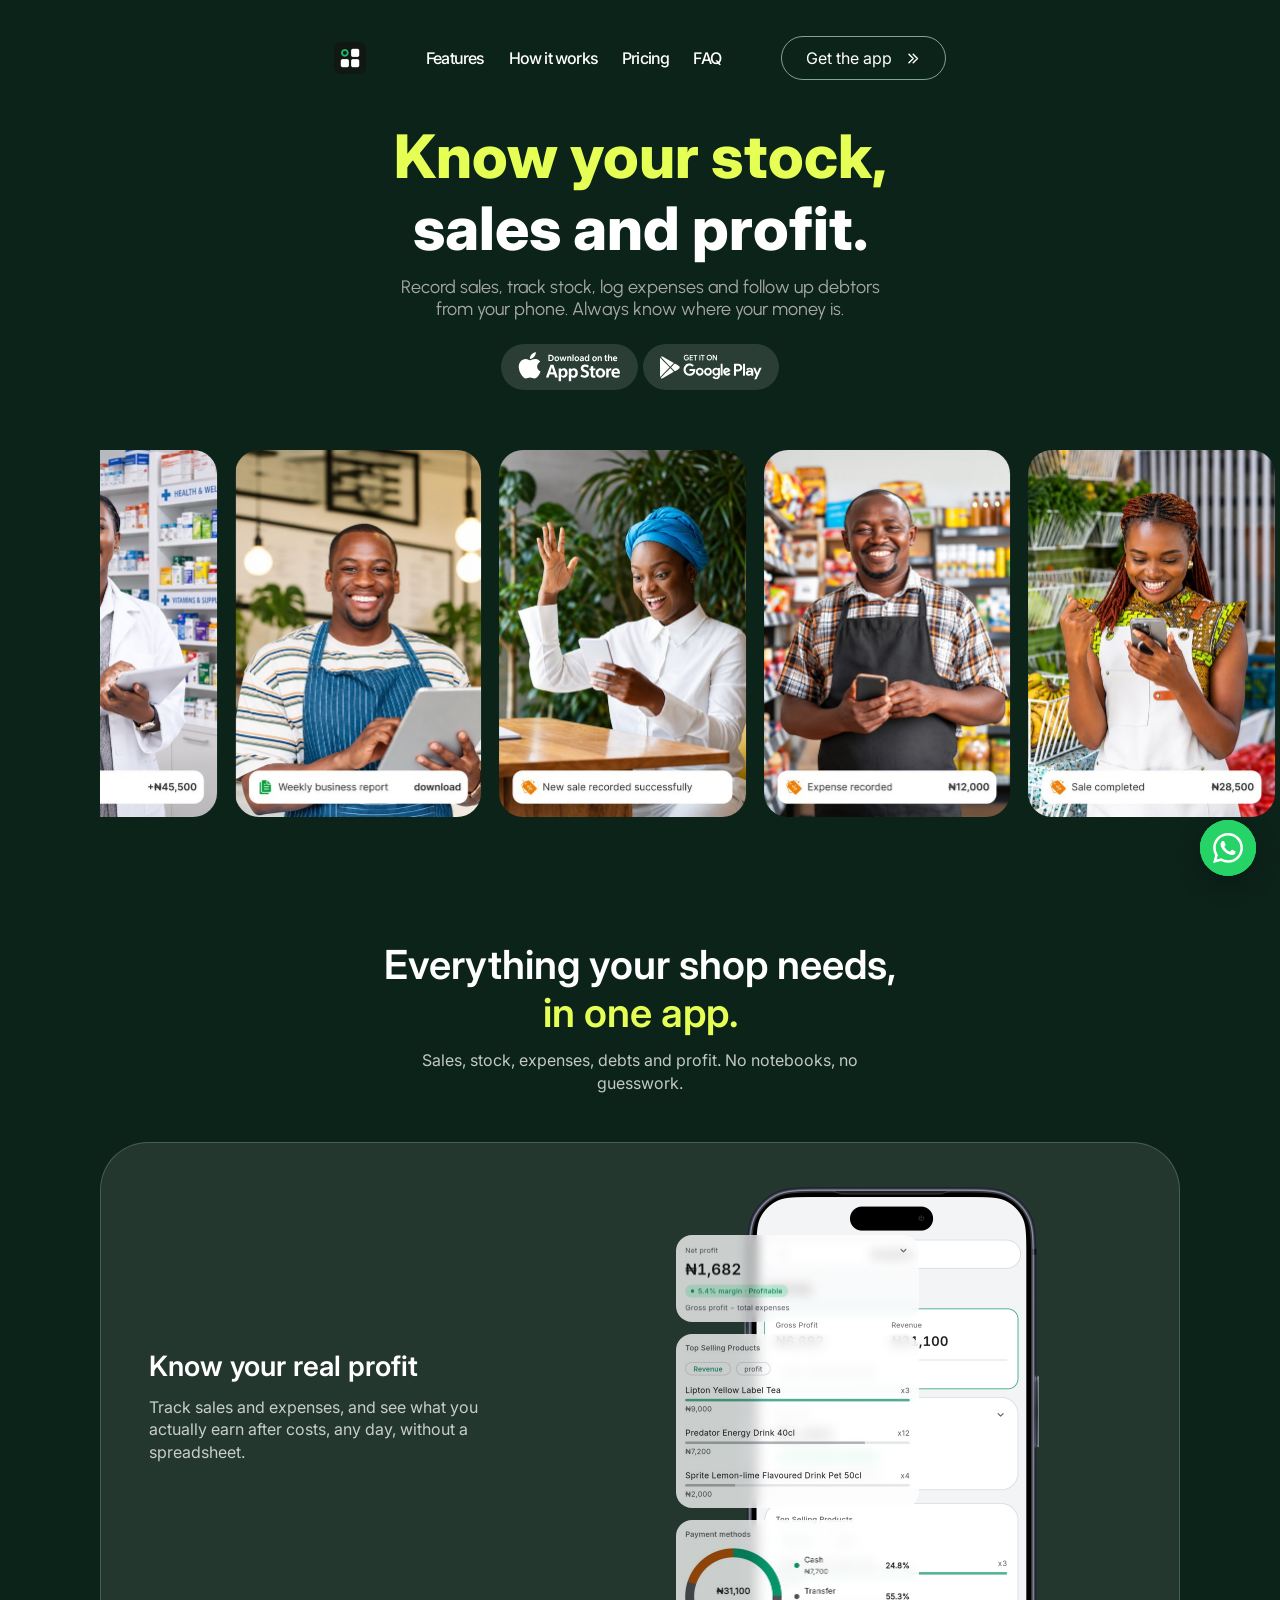
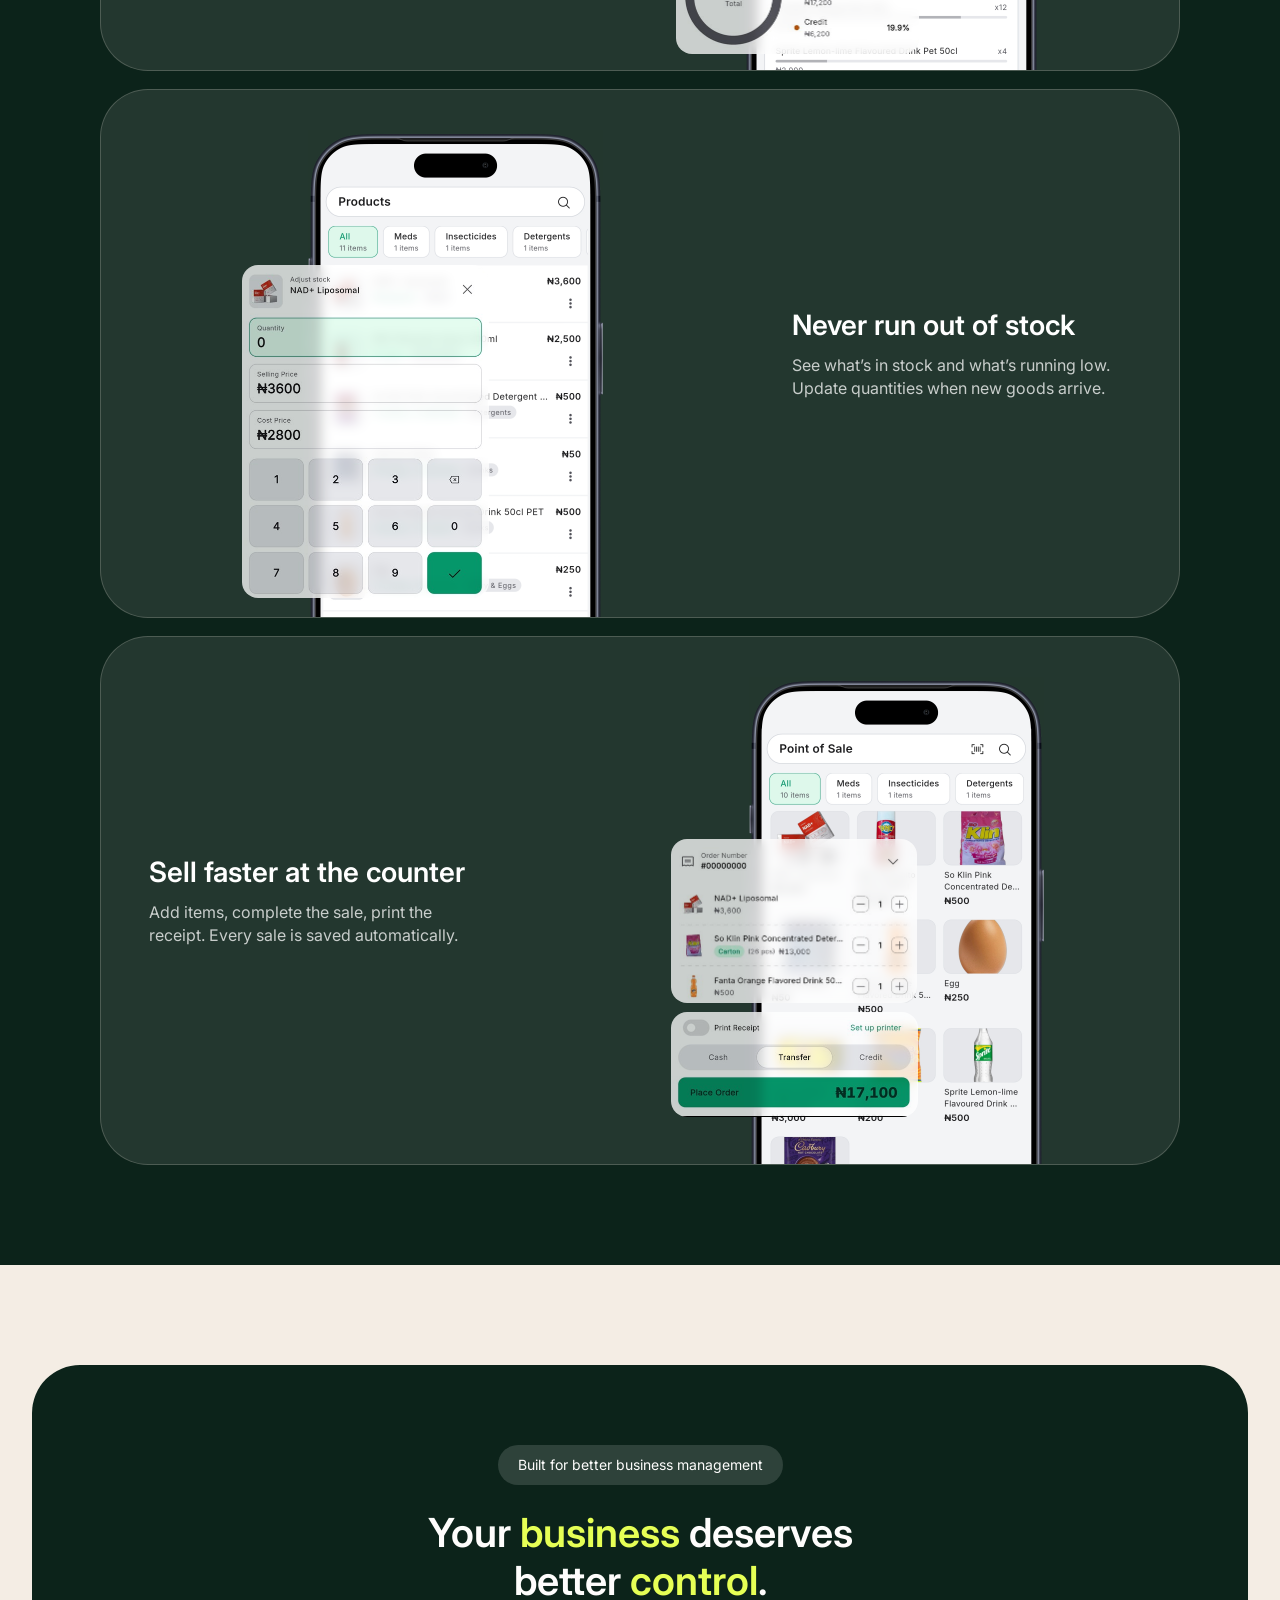
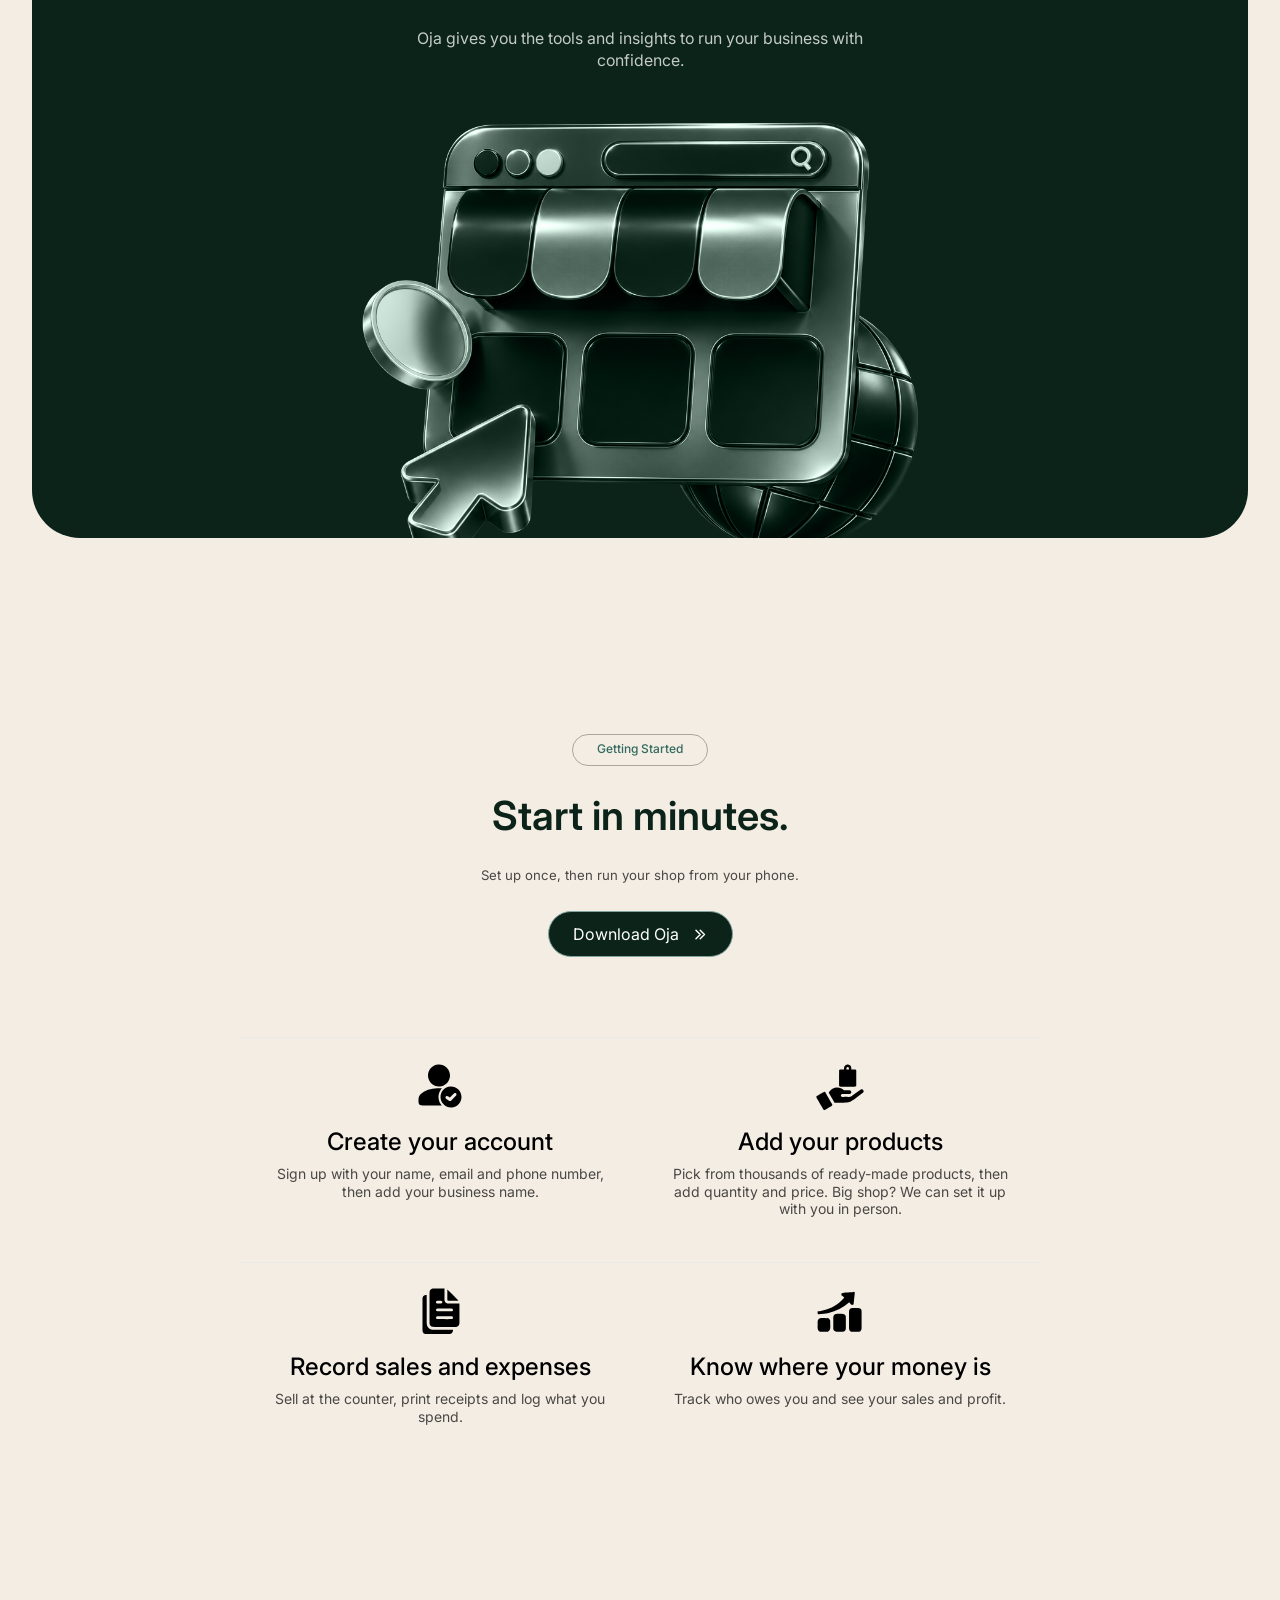
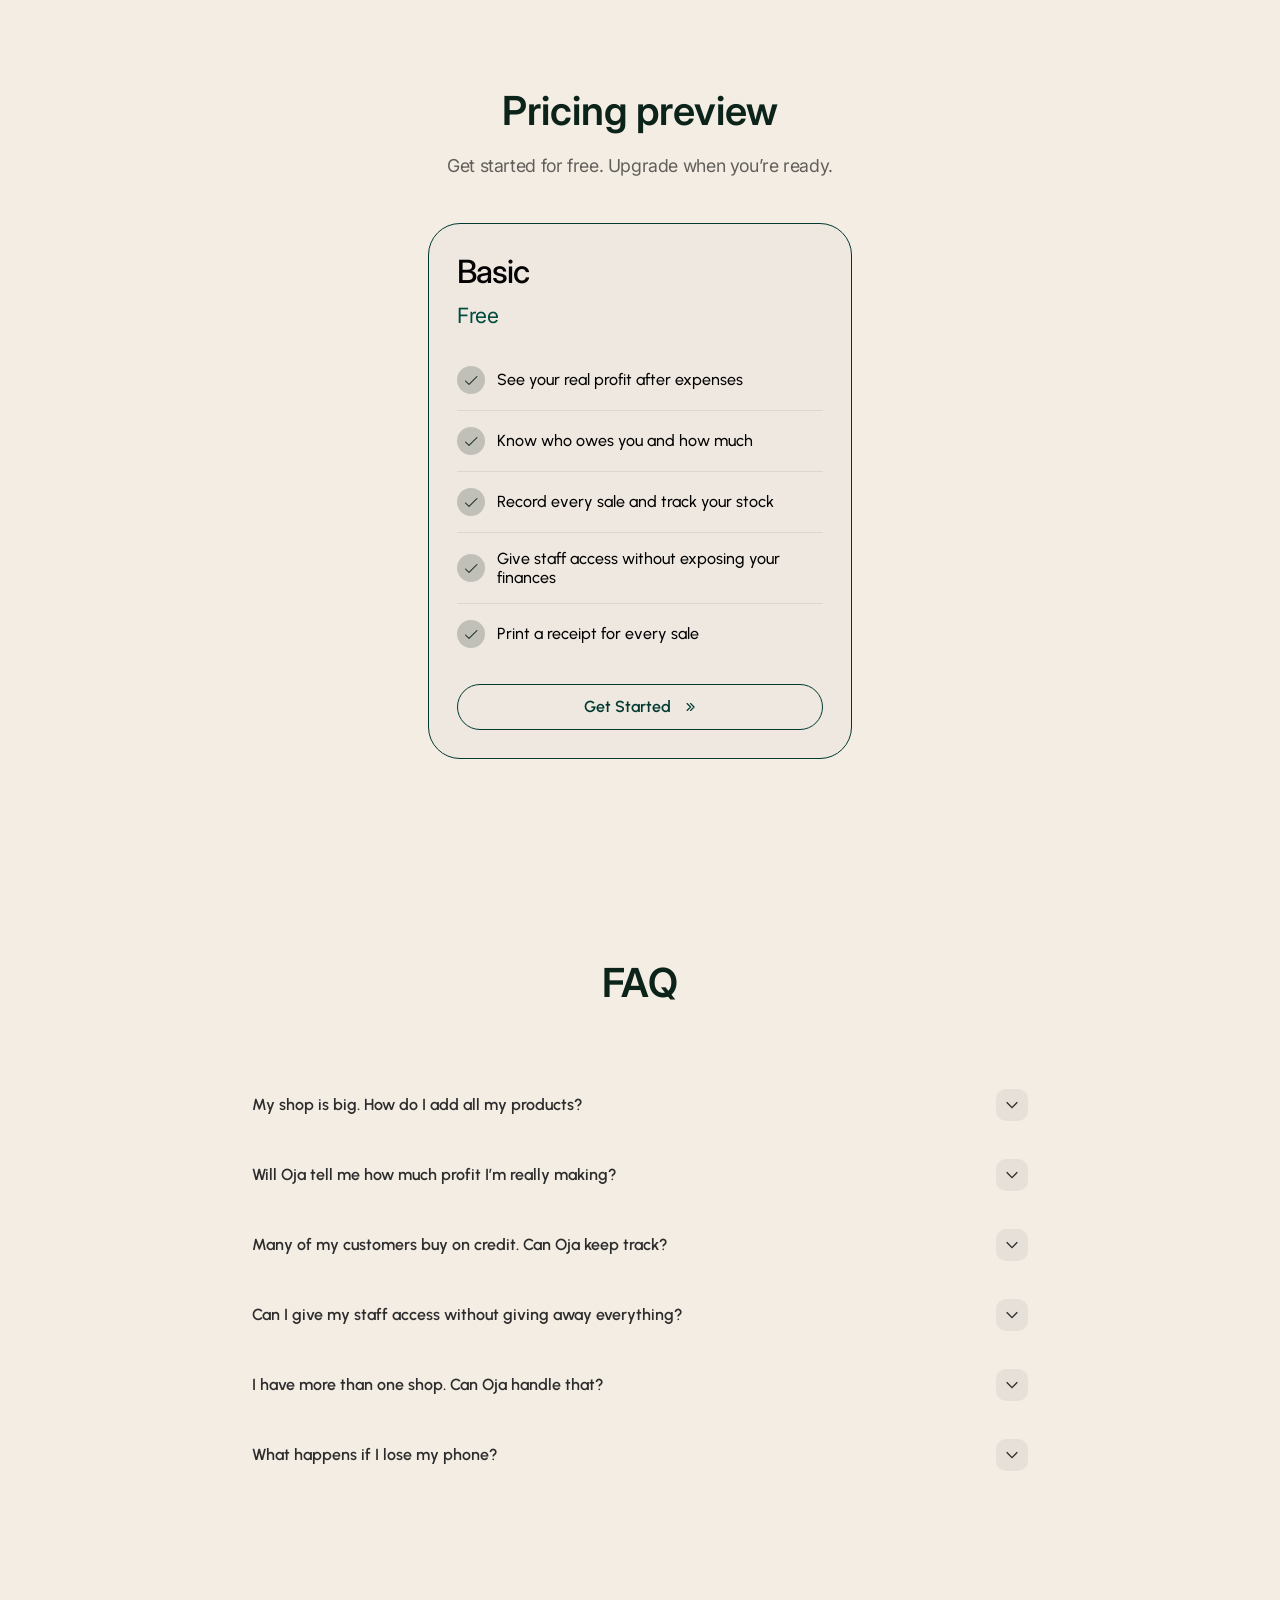
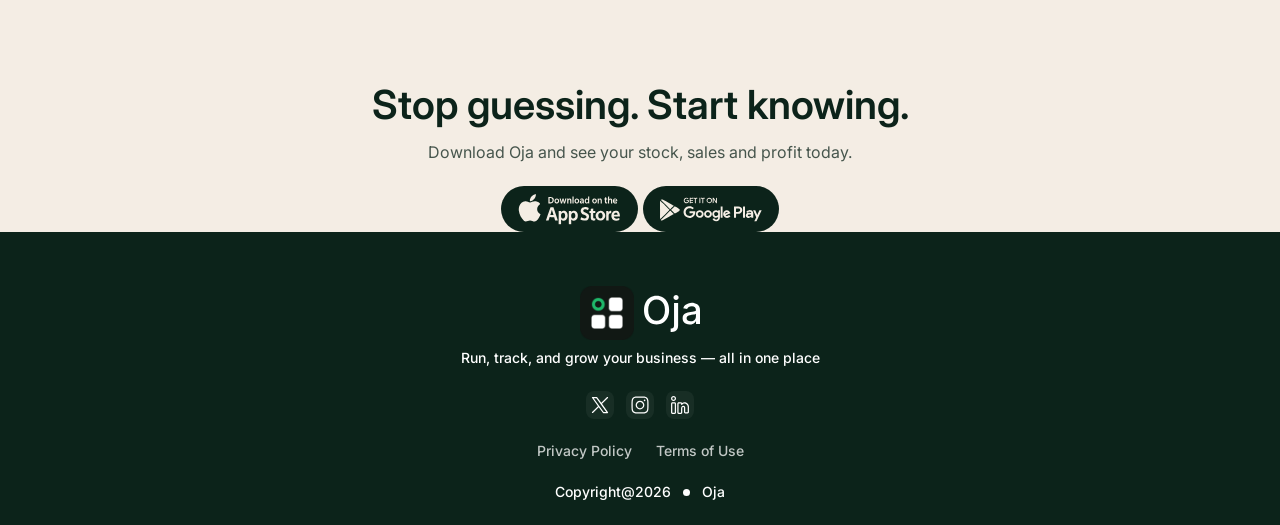
<file: index.html>
<!doctype html>
<html lang="en">
<head>
  <meta charset="utf-8">
  <meta name="viewport" content="width=device-width, initial-scale=1">
  <title>Oja</title>
  <link rel="icon" type="image/svg+xml" href="/favicon.svg">
  <meta name="description" content="Track stock, sales, expenses and debtors from your phone and know your real profit. Download Oja.">
  <link rel="preconnect" href="https://fonts.googleapis.com">
  <link rel="preconnect" href="https://fonts.gstatic.com" crossorigin>
  <link href="https://fonts.googleapis.com/css2?family=Inter:wght@400;500;600;700;800&family=Urbanist:wght@500;600&family=DM+Mono:wght@500&display=swap" rel="stylesheet">
  <style>
    :root {
      --color-bg: #0c231a;
      --color-white: #ffffff;
      --color-accent: #e6ff55;
      --color-card: rgba(244, 237, 228, 0.1);
      --color-card-border: rgba(244, 237, 228, 0.2);
      --font-body: "Inter", system-ui, sans-serif;
      --font-display: "Urbanist", "Inter", system-ui, sans-serif;
      --opacity-muted: 0.75;
      --color-surface: #f4ede4;
      --color-fantasy: #fefdfc;
      --color-primary: #004a3d;
      --color-white-14: rgba(255, 255, 255, 0.14);
      --color-white-76: rgba(255, 255, 255, 0.76);
      --color-white-82: rgba(255, 255, 255, 0.82);
      --color-black: #000000;
      --color-black-30: rgba(0, 0, 0, 0.3);
      --color-black-70: rgba(0, 0, 0, 0.7);
      --color-primary-80: rgba(0, 74, 61, 0.8);
      --color-button-border: #80a39e;
      --color-divider: #e9e9e9;
      --color-black-08: rgba(0, 0, 0, 0.08);
      --color-black-60: rgba(0, 0, 0, 0.6);
      --color-vault-dark: #003930;
      --color-green-tint-2: rgba(12, 35, 26, 0.02);
      --color-green-tint-20: rgba(12, 35, 26, 0.2);
      --font-mono: "DM Mono", ui-monospace, monospace;
      --color-ink: #2c2c2c;
      --color-neutral: #303030;
      --color-black-05: rgba(0, 0, 0, 0.05);
      --color-black-20: rgba(0, 0, 0, 0.2);
      --color-white-12: rgba(255, 255, 255, 0.12);
      --color-neutral-light: #a7a7a7;
    }

    * { box-sizing: border-box; }
    html, body { margin: 0; }
    html { scroll-behavior: smooth; }
    body {
      background: var(--color-bg);
      color: var(--color-white);
      font-family: var(--font-body);
      -webkit-font-smoothing: antialiased;
    }
    img { display: block; }

    /* ---------- Navigation ---------- */
    .nav {
      position: fixed;
      z-index: 100;
      top: 24px;
      left: 50%;
      transform: translateX(-50%);
      max-width: calc(100% - 24px);
    }
    .nav__bar {
      display: flex;
      align-items: center;
      justify-content: center;
      gap: 60px;
      padding: 12px 16px;
      background: rgba(255, 255, 255, 0.3);
      -webkit-backdrop-filter: blur(6px);
      backdrop-filter: blur(6px);
      border-radius: 999px;
    }
    .nav__logo { display: block; flex-shrink: 0; border-radius: 8px; }
    .nav__logo img { display: block; width: 32px; height: 32px; }
    .nav__links {
      display: flex;
      align-items: center;
      gap: 24px;
      margin: 0;
      padding: 0;
      list-style: none;
    }
    .nav__link {
      color: var(--color-white);
      font-weight: 500;
      font-size: 16px;
      line-height: 24px;
      letter-spacing: -0.8px;
      text-decoration: none;
      white-space: nowrap;
      transition: color 0.2s ease, opacity 0.2s ease;
    }
    .nav__link:hover { opacity: 0.7; }
    .nav__cta {
      display: inline-flex;
      align-items: center;
      gap: 12px;
      height: 44px;
      padding: 0 24px;
      background: var(--color-bg);
      border: 1px solid var(--color-button-border);
      border-radius: 2048px;
      color: var(--color-white);
      font-size: 16px;
      line-height: 20.48px;
      text-decoration: none;
      white-space: nowrap;
      transition: background-color 0.2s ease;
    }
    .nav__cta:hover { background: var(--color-primary); }
    .nav__cta img { width: 17px; height: 17px; transition: transform 0.2s ease; }
    .nav__cta:hover img { transform: translateX(3px); }
    .nav a:focus-visible,
    .nav__toggle:focus-visible { outline: 2px solid var(--color-accent); outline-offset: 3px; }
    .nav__toggle {
      display: none;
      align-items: center;
      justify-content: center;
      width: 24px;
      height: 24px;
      padding: 0;
      background: none;
      border: 0;
      color: var(--color-white);
      cursor: pointer;
      transition: color 0.2s ease;
    }
    .nav__toggle svg { width: 24px; height: 24px; }
    .nav__toggle .icon-close,
    .nav--open .nav__toggle .icon-menu { display: none; }
    .nav--open .nav__toggle .icon-close { display: block; }
    .nav__panel { display: none; }

    /* Over the cream sections, darken the glass so the white links stay readable */
    .nav--on-light .nav__bar,
    .nav--on-light.nav--open .nav__panel { background: rgba(12, 35, 26, 0.85); }
    /* At the very top of the page: no fill (switches instantly, no fade).
       Kept while the mobile menu is open so the bar matches its panel. */
    .nav--at-top:not(.nav--open) .nav__bar {
      background: transparent;
      -webkit-backdrop-filter: none;
      backdrop-filter: none;
    }

    /* ---------- Hero ---------- */
    .hero {
      display: flex;
      flex-direction: column;
      align-items: center;
      gap: 60px;
      padding: 120px 100px 24px;
      background: var(--color-bg);
      overflow: hidden;
    }
    .hero__content {
      display: flex;
      flex-direction: column;
      align-items: center;
      gap: 24px;
      max-width: 100%;
      text-align: center;
    }
    .hero__copy {
      display: flex;
      flex-direction: column;
      gap: 12px;
      width: max-content;
      max-width: 100%;
    }
    .hero__title {
      margin: 0;
      font-weight: 800;
      font-size: 60px;
      line-height: 1.2;
      white-space: nowrap;
    }
    .hero__title span { display: block; color: var(--color-white); }
    .hero__title .accent { color: var(--color-accent); }
    .hero__lede {
      /* Zero intrinsic width so the heading alone sets the column width */
      width: 0;
      min-width: 100%;
      margin: 0;
      color: var(--color-neutral-light);
      font-family: var(--font-display);
      font-size: 18px;
      line-height: normal;
    }
    /* Hero store buttons always sit side by side, on every screen size */
    .hero .download__stores { flex-wrap: nowrap; }
    .store-badge.store-badge--light { background: var(--color-white-12); }
    .store-badge.store-badge--light:hover { background: rgba(255, 255, 255, 0.2); }

    /* Clip on the left edge only, so cards run off the right side of the screen */
    .hero__strip {
      width: 100%;
      max-width: 1240px;
      clip-path: inset(0 -100vw 0 0);
    }
    .hero__track {
      display: flex;
      gap: 18px;
      margin: 0;
      padding: 0;
      list-style: none;
      will-change: transform;
    }
    .hero-card {
      position: relative;
      flex-shrink: 0;
      /* 50px narrower than Figma's 296.5 × 442, same aspect ratio */
      width: 246.5px;
      aspect-ratio: 296.5 / 442;
      overflow: hidden;
      background: var(--color-green-tint-2);
      border-radius: 24px;
    }
    /* Each card is one image exported from Figma: photo, tint and activity card together */
    .hero-card img {
      display: block;
      width: 100%;
      height: 100%;
      object-fit: cover;
    }

    /* ---------- Section ---------- */
    .features {
      display: flex;
      flex-direction: column;
      align-items: center;
      justify-content: center;
      padding: 100px;
    }
    .features__inner {
      display: flex;
      flex-direction: column;
      align-items: center;
      gap: 48px;
      width: 100%;
      max-width: 1280px;
    }

    .features__header {
      display: flex;
      flex-direction: column;
      align-items: center;
      gap: 12px;
      width: 520px;
      max-width: 100%;
      text-align: center;
    }
    .features__title {
      margin: 0;
      font-weight: 600;
      font-size: 40px;
      line-height: 1.2;
    }
    .features__title span { display: block; }
    .features__title .accent { color: var(--color-accent); }
    .features__lede {
      margin: 0;
      max-width: 540px;
      font-size: 16px;
      line-height: 22.4px;
      opacity: var(--opacity-muted);
    }

    .features__list {
      display: flex;
      flex-direction: column;
      gap: 18px;
      width: 1240px;
      max-width: 100%;
    }

    /* ---------- Feature card ---------- */
    .feature {
      display: flex;
      align-items: center;
      height: 529px;
      overflow: hidden;
      background: var(--color-card);
      border: 1px solid var(--color-card-border);
      border-radius: 48px;
    }
    /* Text column takes whatever the fixed 643px phone column leaves (595px at full width) */
    .feature__copy {
      flex: 1 1 0;
      min-width: 1px;
      height: 100%;
      display: flex;
      align-items: center;
      justify-content: center;
      padding: 48px;
    }
    .feature__copy-inner {
      flex: 1 0 0;
      display: flex;
      flex-direction: column;
      gap: 12px;
    }
    .feature__title {
      margin: 0;
      font-weight: 600;
      font-size: 28px;
      line-height: 1.2;
    }
    .feature__text {
      margin: 0;
      font-size: 16px;
      line-height: 22.4px;
      opacity: var(--opacity-muted);
    }
    .feature__media {
      flex: 0 0 643px;
      min-width: 1px;
      height: 100%;
      display: flex;
      align-items: flex-start;
      justify-content: center;
      padding: 40px 72px 0;
    }

    /* ---------- Phone mockup ---------- */

    /* Layered mockup: phone image, then floating cards on top.
       Heights stop at 488px, where the card edge cuts the phone off in Figma. */
    .mockup {
      position: relative;
      flex-shrink: 0;
      height: 488px;
    }
    .mockup--insights { width: 362.71px; }
    .mockup--stock { width: 360.22px; }
    .mockup--pos { width: 372.91px; }
    .mockup__phone {
      position: absolute;
      top: 0;
      width: 295px;
      height: 488px;
      max-width: none;
    }
    .mockup__card {
      position: absolute;
      left: 0;
      top: var(--y);
      width: var(--w);
      height: var(--h);
    }
    /* Frosted glass behind each card: 76% white + 6px background blur (Figma blur 12) */
    .mockup__glass {
      position: absolute;
      inset: 0;
      border-radius: var(--glass-r, var(--r));
      background: rgba(255, 255, 255, 0.76);
      -webkit-backdrop-filter: blur(6px);
      backdrop-filter: blur(6px);
    }
    /* Card content blends into the glass. Figma uses Linear Burn, which CSS doesn't
       support; multiply is the closest match and looks the same on these light cards. */
    .mockup__shot {
      position: absolute;
      left: var(--sx, 0);
      top: var(--sy, 0);
      width: var(--sw, 100%);
      height: var(--sh, 100%);
      max-width: none;
      border-radius: var(--r);
      mix-blend-mode: multiply;
    }
    /* Scroll reveal: the phone slides up from the bottom of the card first, then the
       floating cards slide up one after another. Uses `translate` (not `transform`) so it
       doesn't clash with the mobile scale.
       The card animation is applied to the glass and the content themselves, never to the
       .mockup__card wrapper: moving the wrapper would turn it into a separate layer, cutting
       the blur and blend off from the phone until it landed. */
    .mockup.reveal .mockup__phone {
      opacity: 0;
      translate: 0 140px;
      transition: translate 1000ms cubic-bezier(0.22, 1, 0.36, 1), opacity 700ms ease-out;
    }
    .mockup.reveal .mockup__glass,
    .mockup.reveal .mockup__shot {
      opacity: 0;
      translate: 0 40px;
      transition: translate 600ms cubic-bezier(0.22, 1, 0.36, 1), opacity 450ms ease-out;
      transition-delay: 650ms; /* starts as the phone settles */
    }
    .mockup.reveal .mockup__card:nth-of-type(2) > * { transition-delay: 800ms; }
    .mockup.reveal .mockup__card:nth-of-type(3) > * { transition-delay: 950ms; }
    .mockup.reveal.is-visible .mockup__phone,
    .mockup.reveal.is-visible .mockup__glass,
    .mockup.reveal.is-visible .mockup__shot { opacity: 1; translate: none; }

    /* ---------- Security section ---------- */
    .security {
      background: var(--color-surface);
      padding: 100px 32px;
    }
    .security__card {
      position: relative;
      overflow: hidden;
      display: flex;
      flex-direction: column;
      align-items: center;
      gap: 240px;
      padding: 80px 0;
      background: var(--color-bg);
      border-radius: 48px;
    }
    .security__art {
      position: absolute;
      left: 50%;
      bottom: -84.77px;
      width: 712px;
      height: 523.77px;
      transform: translateX(-50%);
      overflow: hidden;
      mix-blend-mode: luminosity;
      pointer-events: none;
    }
    .security__art img {
      position: absolute;
      inset: -10.06%;
      width: 120.12%;
      height: 120.12%;
      max-width: none;
      object-fit: contain;
    }
    .security__header {
      position: relative;
      display: flex;
      flex-direction: column;
      align-items: center;
      gap: 23.2px;
      width: 800px;
      max-width: 100%;
      text-align: center;
    }
    .security__badge {
      margin: 0;
      padding: 10px 20px;
      border-radius: 999px;
      background: var(--color-white-14);
      color: var(--color-fantasy);
      font-size: 14px;
      line-height: 19.6px;
      white-space: nowrap;
    }
    .security__title {
      margin: 0;
      padding-top: 0.8px;
      color: var(--color-fantasy);
      font-weight: 600;
      font-size: 40px;
      line-height: 1.2;
    }
    .security__title span { display: block; }
    .security__title em { font-style: normal; color: var(--color-accent); }
    .security__lede {
      margin: 0;
      width: 520px;
      max-width: 100%;
      color: var(--color-white-76);
      font-size: 15.9px;
      line-height: 22.4px;
    }
    .security__note {
      position: relative;
      display: flex;
      flex-direction: column;
      align-items: center;
      gap: 12px;
      width: 620px;
      max-width: calc(100% - 32px);
      padding: 24px;
      background: var(--color-primary);
      border-radius: 16px;
      text-align: center;
    }
    /* Hidden for now, but it keeps its space so the card stays tall enough for the image */
    .security__note--hidden { visibility: hidden; }
    .security__note-icon { width: 28px; height: 28px; }
    .security__note-title {
      margin: 0;
      padding-top: 1.2px;
      color: var(--color-accent);
      font-weight: 700;
      font-size: 24px;
      line-height: 24px;
    }
    .security__note-text {
      margin: 0;
      color: var(--color-white-82);
      font-size: 14px;
      line-height: 19.6px;
    }

    /* ---------- Getting started section ---------- */
    .steps {
      display: flex;
      flex-direction: column;
      align-items: center;
      gap: 80px;
      padding: 96px 64px;
      background: var(--color-surface);
    }
    .steps__header {
      display: flex;
      flex-direction: column;
      align-items: center;
      gap: 26px;
      width: 100%;
      max-width: 600px;
      text-align: center;
    }
    .steps__badge {
      display: inline-flex;
      align-items: center;
      justify-content: center;
      height: 32px;
      margin: 0;
      padding: 6.5px 24px 7.5px;
      border: 1px solid var(--color-black-30);
      border-radius: 2048px;
      color: var(--color-primary-80);
      font-weight: 500;
      font-size: 12px;
      line-height: 16px;
      white-space: nowrap;
    }
    .steps__title {
      margin: 0;
      padding-bottom: 0.59px;
      color: var(--color-bg);
      font-weight: 600;
      font-size: 40px;
      line-height: 1.2;
    }
    .steps__title span { display: block; }
    .steps__lede {
      margin: 0;
      color: var(--color-black-70);
      font-size: 13.2px;
      line-height: 18.9px;
    }
    .button {
      display: inline-flex;
      align-items: center;
      gap: 12px;
      padding: 12px 24px;
      background: var(--color-bg);
      border: 1px solid var(--color-button-border);
      border-radius: 2048px;
      color: var(--color-white);
      font-size: 16px;
      line-height: 20px;
      text-decoration: none;
      white-space: nowrap;
      transition: background-color 0.2s ease;
    }
    .button:hover { background: var(--color-primary); }
    .button:focus-visible { outline: 2px solid var(--color-primary); outline-offset: 3px; }
    .button__icon { width: 17px; height: 17px; transition: transform 0.2s ease; }
    .button:hover .button__icon { transform: translateX(3px); }

    .steps__grid {
      display: grid;
      grid-template-columns: repeat(2, minmax(0, 1fr));
      /* Fixed row tracks as in Figma; taller cards overflow into the gap */
      grid-template-rows: 195px 195px;
      row-gap: 30px;
      height: 454px;
      width: 100%;
      max-width: 800px;
      margin: 0;
      padding: 0;
      list-style: none;
    }
    .step {
      display: flex;
      flex-direction: column;
      align-items: center;
      gap: 20px;
      padding: 24px;
      border-top: 1px solid var(--color-divider);
      text-align: center;
    }
    .step__icon { width: 48px; height: 48px; }
    .step__body {
      display: flex;
      flex-direction: column;
      align-items: center;
      gap: 11.25px;
      width: 100%;
    }
    .step__title {
      margin: 0;
      color: var(--color-black);
      font-weight: 500;
      font-size: 24px;
      line-height: 24px;
    }
    .step__text {
      margin: 0;
      padding: 0 5px 0.75px;
      color: var(--color-black-70);
      font-size: 14px;
      line-height: 17.5px;
    }

    /* ---------- Pricing section ---------- */
    .pricing {
      display: flex;
      flex-direction: column;
      align-items: center;
      padding: 100px;
      background: var(--color-surface);
    }
    .pricing__inner {
      display: flex;
      flex-direction: column;
      gap: 44px;
      width: 872px;
      max-width: 100%;
    }
    .pricing__header {
      display: flex;
      flex-direction: column;
      align-items: center;
      gap: 19px;
      text-align: center;
    }
    .pricing__title {
      margin: 0;
      color: var(--color-bg);
      font-weight: 600;
      font-size: 40px;
      line-height: 1.2;
    }
    .pricing__lede {
      margin: 0;
      color: var(--color-black-60);
      font-size: 17.8px;
      line-height: 24.7px;
      letter-spacing: -0.38px;
    }
    .pricing__plans {
      display: grid;
      grid-template-columns: repeat(2, 424px);
      justify-content: space-between;
    }
    /* A plan can be hidden with the `hidden` attribute (Pro is, while Oja is free).
       The remaining card is then centred on its own at its usual width. */
    .plan[hidden] { display: none; }
    .pricing__plans:has(> .plan[hidden]) {
      grid-template-columns: minmax(0, 424px);
      justify-content: center;
    }

    .plan {
      display: flex;
      flex-direction: column;
      gap: 36px;
      padding: 28px;
      background: var(--color-green-tint-2);
      border: 1px solid var(--color-vault-dark);
      border-radius: 32px;
    }
    .plan__top {
      display: flex;
      flex-direction: column;
      gap: 11px;
    }
    .plan__head {
      display: flex;
      align-items: center;
      justify-content: space-between;
    }
    .plan__name {
      margin: 0;
      color: var(--color-black);
      font-weight: 500;
      font-size: 32px;
      line-height: 39.6px;
      letter-spacing: -0.99px;
    }
    .plan__price {
      margin: 0;
      color: var(--color-primary);
      font-size: 21px;
      line-height: 27.6px;
      letter-spacing: -0.46px;
    }
    /* Yearly toggle: the label and the switch are one button (role="switch") */
    .plan__billing {
      display: flex;
      align-items: center;
      gap: 12px;
      margin: 0;
      padding: 4px 0;
      background: none;
      border: 0;
      color: var(--color-vault-dark);
      font-family: var(--font-mono);
      font-weight: 500;
      font-size: 13px;
      line-height: 13px;
      text-transform: uppercase;
      cursor: pointer;
    }
    .plan__billing:focus-visible { outline: 2px solid var(--color-primary); outline-offset: 4px; border-radius: 6px; }
    .plan__switch {
      position: relative;
      width: 36px;
      height: 20px;
      background: rgba(0, 57, 48, 0.25); /* off */
      border-radius: 80px;
      transition: background-color 0.2s ease;
    }
    .plan__switch::after {
      content: "";
      position: absolute;
      top: 2px;
      left: 2px;
      width: 16px;
      height: 16px;
      background: var(--color-white);
      border-radius: 80px;
      box-shadow: 0 1px 2px rgba(0, 0, 0, 0.15);
      transition: transform 0.2s ease;
    }
    .plan__billing[aria-checked="true"] .plan__switch { background: var(--color-vault-dark); }
    .plan__billing[aria-checked="true"] .plan__switch::after { transform: translateX(16px); }
    /* Brief fade when the price changes */
    .plan__price { transition: opacity 0.15s ease; }
    .plan__price.is-swapping { opacity: 0; }
    .plan__features {
      display: flex;
      flex-direction: column;
      margin: 0;
      padding: 0;
      list-style: none;
    }
    .plan__feature {
      display: flex;
      align-items: center;
      gap: 12px;
      min-height: 28px;
      color: var(--color-black);
      font-family: var(--font-display);
      font-weight: 500;
      font-size: 16px;
      line-height: normal;
    }
    .plan__feature + .plan__feature {
      /* 16px gap, 1px divider, 16px gap */
      margin-top: 16px;
      padding-top: 16px;
      border-top: 1px solid var(--color-black-08);
    }
    .plan__check {
      display: grid;
      place-items: center;
      flex-shrink: 0;
      width: 28px;
      height: 28px;
      background: var(--color-green-tint-20);
      border-radius: 80px;
    }
    .plan__check img { width: 16px; height: 16px; }
    .plan__cta {
      display: flex;
      align-items: center;
      justify-content: center;
      gap: 12px;
      padding: 12px 18px;
      border: 1px solid var(--color-vault-dark);
      border-radius: 24px;
      color: var(--color-vault-dark);
      font-family: var(--font-display);
      font-weight: 600;
      font-size: 16px;
      line-height: 20px;
      text-decoration: none;
      transition: background-color 0.2s ease;
    }
    .plan__cta:hover { background: var(--color-green-tint-20); }
    .plan__cta img { width: 14px; height: 14px; transition: transform 0.2s ease; }
    .plan__cta--primary {
      padding: 12px 24px;
      background: var(--color-bg);
      border-color: var(--color-button-border);
      color: var(--color-white);
    }
    .plan__cta--primary:hover { background: var(--color-primary); }
    .plan__cta--primary img { width: 17px; height: 17px; }
    .plan__cta:hover img { transform: translateX(3px); }
    .plan__cta:focus-visible { outline: 2px solid var(--color-primary); outline-offset: 3px; }

    /* ---------- FAQ section ---------- */
    .faq {
      display: flex;
      justify-content: center;
      padding: 100px;
      background: var(--color-surface);
    }
    .faq__inner {
      display: flex;
      flex-direction: column;
      align-items: center;
      gap: 72px;
      width: 100%;
      max-width: 800px;
    }
    .faq__title {
      margin: 0;
      color: var(--color-bg);
      font-weight: 600;
      font-size: 40px;
      line-height: 1.2;
      text-align: center;
    }
    .faq__list {
      display: flex;
      flex-direction: column;
      gap: 18px;
      width: 100%;
    }
    .faq__item {
      padding: 10px 12px;
      border-radius: 16px;
      transition: background-color 0.2s ease;
    }
    .faq__item[open],
    .faq__item:hover { background: var(--color-green-tint-2); }
    .faq__question {
      display: flex;
      align-items: center;
      gap: 24px;
      color: var(--color-ink);
      font-family: var(--font-display);
      font-weight: 600;
      font-size: 16px;
      line-height: 1.2;
      list-style: none;
      cursor: pointer;
    }
    .faq__question::-webkit-details-marker { display: none; }
    .faq__question:focus-visible { outline: 2px solid var(--color-primary); outline-offset: 6px; border-radius: 8px; }
    .faq__question > span:first-child { flex: 1 1 0; min-width: 0; }
    .faq__icon {
      display: grid;
      place-items: center;
      flex-shrink: 0;
      width: 32px;
      height: 32px;
      background: var(--color-black-05);
      border-radius: 10px;
    }
    /* Chevron matches the answer: 100ms ease-in back to closed... */
    .faq__icon img { width: 16px; height: 16px; transition: transform 0.1s cubic-bezier(0.4, 0, 1, 1); }
    /* ...and 100ms ease-out when opening */
    .faq__item[open]:not(.is-closing) .faq__icon img { transform: rotate(180deg); transition-timing-function: cubic-bezier(0, 0, 0.2, 1); }
    .faq__item[open] .faq__question { align-items: flex-start; }
    /* While open, let the 32px chevron box hang below the question (32 - 19.2px line) so the
       question's height comes from its text alone, however many lines it wraps to */
    .faq__item[open] .faq__icon { margin-bottom: -12.8px; }
    /* Clips the answer while it slides down, so it never covers the question */
    .faq__panel {
      /* 12px between the question text and the answer; right margin keeps clear of the icon */
      margin: 12px 56px 0 0;
      overflow: hidden;
    }
    .faq__answer {
      margin: 0;
      color: var(--color-neutral);
      font-family: var(--font-display);
      font-size: 14px;
      line-height: normal;
    }
    /* Answers can have more than one paragraph */
    .faq__answer p { margin: 0; }
    .faq__answer p + p { margin-top: 10px; }

    /* ---------- Download section ---------- */
    .download {
      display: flex;
      justify-content: center;
      padding: 100px 100px 0;
      background: var(--color-surface);
    }
    .download__inner {
      display: flex;
      flex-direction: column;
      align-items: center;
      gap: 80px;
      width: 100%;
      max-width: 1280px;
      overflow: hidden;
    }
    .download__header {
      display: flex;
      flex-direction: column;
      align-items: center;
      gap: 23.2px;
      width: 100%;
      padding: 0 32px;
      text-align: center;
    }
    .download__copy {
      display: flex;
      flex-direction: column;
      gap: 12px;
      width: 100%;
      max-width: 600px;
    }
    .download__title {
      margin: 0;
      color: var(--color-bg);
      font-weight: 600;
      font-size: 40px;
      line-height: 1.2;
    }
    .download__lede {
      margin: 0 auto;
      max-width: 540px;
      color: var(--color-bg);
      font-size: 16px;
      line-height: 22.4px;
      opacity: var(--opacity-muted);
    }
    .download__stores {
      display: flex;
      flex-wrap: wrap;
      justify-content: center;
      gap: 5px;
    }
    /* 46px tall: the original 160 × 54 badge scaled by 46/54, logo and padding included */
    .store-badge {
      display: flex;
      align-items: center;
      justify-content: center;
      width: 136.3px;
      height: 46px;
      padding: 3.4px 17px;
      background: var(--color-bg);
      border-radius: 999px;
      transition: background-color 0.2s ease;
    }
    .store-badge:hover { background: var(--color-primary); }
    .store-badge:focus-visible { outline: 2px solid var(--color-primary); outline-offset: 3px; }
    .store-badge img { width: 102.2px; height: auto; }
    /* Scroll-linked reveal. --p goes 0 → 1 as the section scrolls up the screen (set by the
       script at the bottom of the page); it defaults to 1 so the phone shows without JS.
       The space grows/shrinks with --p while the phone slides up/down inside it. */
    .download { --p: 1; }
    .download__inner { gap: calc(80px * var(--p)); }
    .download__phone {
      position: relative;
      width: 100%;
      height: calc(359px * var(--p));
      overflow: hidden;
    }
    .download__phone img {
      position: absolute;
      top: 0;
      left: 50%;
      width: 527.241px;
      height: auto;
      max-width: none;
      transform: translate(-50%, calc((1 - var(--p)) * 180px));
      will-change: transform;
    }

    /* ---------- Footer ---------- */
    .footer {
      display: flex;
      flex-direction: column;
      align-items: center;
      gap: 24px;
      padding: 54px 100px 24px;
      background: var(--color-bg);
      color: var(--color-white);
      font-weight: 500;
      font-size: 14px;
      line-height: 1.2;
      text-align: center;
    }
    .footer__brand {
      display: flex;
      flex-direction: column;
      align-items: center;
      gap: 10px;
    }
    .footer__logo {
      display: flex;
      align-items: center;
      gap: 10px;
      border-radius: 12px;
    }
    .footer__logo img:first-child { width: 54px; height: 54px; }
    .footer__logo img:last-child { width: 56.232px; height: 37px; }
    .footer__tagline { margin: 0; }
    .footer__social {
      display: flex;
      gap: 12px;
      margin: 0;
      padding: 0;
      list-style: none;
    }
    .footer__social a {
      display: grid;
      place-items: center;
      width: 28px;
      height: 28px;
      background: rgba(255, 255, 255, 0.05);
      border-radius: 8px;
      transition: background-color 0.2s ease;
    }
    .footer__social a:hover { background: rgba(255, 255, 255, 0.15); }
    .footer__social img { width: 20px; height: 20px; }
    .footer a:focus-visible { outline: 2px solid var(--color-accent); outline-offset: 3px; }
    .footer__links {
      display: flex;
      flex-wrap: wrap;
      justify-content: center;
      gap: 8px 24px;
      margin: 0;
      padding: 0;
      list-style: none;
    }
    .footer__links a {
      color: rgba(255, 255, 255, 0.75);
      text-decoration: none;
      transition: color 0.2s ease;
    }
    .footer__links a:hover { color: var(--color-white); text-decoration: underline; text-underline-offset: 3px; }
    .footer__legal {
      display: flex;
      align-items: center;
      gap: 12px;
      margin: 0;
    }
    .footer__dot {
      width: 7px;
      height: 7px;
      background: var(--color-white);
      border-radius: 1000px;
    }

    /* ---------- Floating WhatsApp button ---------- */
    .whatsapp-fab {
      position: fixed;
      z-index: 90;
      right: 24px;
      bottom: 24px;
      display: grid;
      place-items: center;
      width: 56px;
      height: 56px;
      background: #25d366;
      border-radius: 50%;
      color: var(--color-white);
      box-shadow: 0 8px 24px rgba(0, 0, 0, 0.25);
      transition: transform 0.2s ease, box-shadow 0.2s ease;
    }
    .whatsapp-fab:hover { transform: scale(1.08); box-shadow: 0 10px 28px rgba(0, 0, 0, 0.3); }
    .whatsapp-fab:focus-visible { outline: 3px solid var(--color-accent); outline-offset: 3px; }
    .whatsapp-fab svg { position: relative; width: 30px; height: 30px; animation: whatsapp-wiggle 3s ease-in-out infinite; }

    /* Always-on attention cues: two rings ripple out from the button, and the icon gives a short shake every 3s */
    .whatsapp-fab::before,
    .whatsapp-fab::after {
      content: "";
      position: absolute;
      inset: 0;
      border-radius: 50%;
      background: #25d366;
      z-index: -1;
      animation: whatsapp-ripple 2s ease-out infinite;
    }
    .whatsapp-fab::after { animation-delay: 1s; }
    @keyframes whatsapp-ripple {
      0% { transform: scale(1); opacity: 0.6; }
      100% { transform: scale(1.8); opacity: 0; }
    }
    @keyframes whatsapp-wiggle {
      0%, 70%, 100% { transform: rotate(0); }
      74% { transform: rotate(-14deg); }
      78% { transform: rotate(12deg); }
      82% { transform: rotate(-10deg); }
      86% { transform: rotate(8deg); }
      90% { transform: rotate(0); }
    }
    @media (max-width: 600px) {
      .whatsapp-fab { right: 16px; bottom: 16px; width: 52px; height: 52px; }
      .whatsapp-fab svg { width: 28px; height: 28px; }
    }

    /* ---------- Responsive ---------- */
    @media (max-width: 1100px) {
      .footer { padding: 54px 32px 24px; }
      .hero { gap: 60px; padding: 140px 32px 24px; }
      /* 60px, shrinking on narrow tablets so the longer line (772px at 60px) still fits */
      .hero__title { font-size: min(60px, calc((100vw - 84px) * 0.077)); } /* 64px padding + ~20px scrollbar */
      .features { padding: 80px 32px; }
      .feature { flex-direction: column; height: auto; }
      .feature--reverse { flex-direction: column-reverse; }
      .feature__copy { flex: none; height: auto; width: 100%; padding: 40px 40px 0; }
      .feature__media { flex: none; width: 100%; height: 470px; overflow: hidden; padding: 40px 16px 0; }
    }
    @media (max-width: 1100px) {
      .steps { padding: 96px 32px; }
      .steps__grid { grid-template-rows: none; height: auto; }
      .step__icon { width: 42px; height: 42px; } /* midway between 48px desktop and 36px mobile */
      .pricing { padding: 100px 32px; }
      
      .pricing__plans { grid-template-columns: repeat(2, minmax(0, 1fr)); gap: 24px; }
      .plan { padding: 28px; }
      .faq { padding: 80px 32px; }
      .download { padding: 100px 32px 0; }
      .download__header { padding: 0; }
    }
    /* Mobile nav: logo + menu button, links open in a panel below the bar */
    @media (max-width: 720px) {
      .nav { top: 24px; left: 12px; right: 12px; max-width: none; transform: none; }
      .nav__bar { justify-content: space-between; gap: 0; padding: 12px 20px; }
      .nav__bar .nav__links,
      .nav__bar .nav__cta { display: none; }
      .nav__toggle { display: inline-flex; }
      .nav--open .nav__panel {
        display: flex;
        flex-direction: column;
        gap: 20px;
        margin-top: 8px;
        padding: 24px 20px 20px;
        background: rgba(255, 255, 255, 0.3);
        -webkit-backdrop-filter: blur(6px);
        backdrop-filter: blur(6px);
        border-radius: 32px;
      }
      .nav__panel .nav__links { flex-direction: column; align-items: flex-start; gap: 16px; }
      .nav__panel .nav__link { font-size: 18px; }
      .nav__panel .nav__cta { justify-content: center; }
    }
    @media (max-width: 600px) {
      /* Extra bottom space so the floating WhatsApp button never covers the last footer lines */
      .footer { padding: 54px 16px 88px; }
      .hero { gap: 40px; padding: 120px 24px 24px; }
      .hero__copy { width: 100%; }
      .hero__title { font-size: 40px; white-space: normal; }
      .steps { padding: 96px 24px; }
      .step__icon { width: 36px; height: 36px; }
      .step { padding-left: 0; padding-right: 0; }
      /* 32px; scales down on very narrow phones to keep two lines */
      .steps__title { font-size: min(32px, calc((100vw - 48px) * 0.1077)); }
      .steps__title span { white-space: nowrap; }
      .pricing { padding: 100px 24px; }
      .pricing__title { font-size: 32px; }
      .pricing__plans { grid-template-columns: minmax(0, 1fr); }
      .faq { padding: 40px 16px; }
      .faq__title { font-size: 32px; }
      .download { padding: 40px 24px 0; }
      .download__inner { gap: 0; }
      .download__header { padding: 80px 0; }
      .download__copy { max-width: 520px; }
      .download__title { font-size: 32px; }
      .download__phone img { width: 377px; }
      .steps__grid { grid-template-columns: minmax(0, 1fr); grid-template-rows: none; row-gap: 0; height: auto; }
      .features { padding: 64px 16px; }
      .features__title { font-size: 32px; }
      .feature { border-radius: 32px; }
      .feature__copy { padding: 28px 18px; }
      .feature__title,
      .step__title { font-size: 22px; }
      /* Mockup at 72% on phones; area height = 32px top padding + 488px × 0.72 */
      .feature__media { height: 383px; padding-top: 32px; }
      .mockup { transform: scale(0.72); transform-origin: top center; }
      .security { padding: 40px 16px; }
      .security__card { gap: 120px; padding: 40px 24px; border-radius: 24px; }
      .security__badge { white-space: normal; }
      .security__title { font-size: 32px; }
      .security__title span { display: inline; }
      .security__art { width: 397px; height: 292px; bottom: 0; }
      .security__art img { inset: auto; left: -22.25%; top: -14.34%; width: 144.5%; height: 144.53%; }
      .security__note { width: 100%; max-width: none; gap: 8px; padding: 24px 12px; }
      .security__note-icon { width: 22px; height: 22px; }
      .security__note-title { padding-top: 0.8px; font-size: 15.9px; }
    }
  </style>
</head>
<body>
  <nav class="nav" aria-label="Main">
    <div class="nav__bar">
      <a class="nav__logo" href="#top"><img src="assets/logo-icon.png" width="32" height="32" alt="Oja home"></a>
      <ul class="nav__links">
        <li><a class="nav__link" href="#features">Features</a></li>
        <li><a class="nav__link" href="#how-it-works">How it works</a></li>
        <li><a class="nav__link" href="#pricing">Pricing</a></li>
        <li><a class="nav__link" href="#faq">FAQ</a></li>
      </ul>
      <a class="nav__cta" href="#download">Get the app <img src="assets/icon-chevrons-right.svg" alt=""></a>
      <button class="nav__toggle" type="button" aria-expanded="false" aria-controls="nav-panel" aria-label="Open menu">
        <svg class="icon-menu" viewBox="0 0 24 24" fill="none" aria-hidden="true"><path d="M21.6 19.2H2.4M21.6 12H2.4M21.6 4.8H2.4" stroke="currentColor" stroke-width="1.5" stroke-linecap="round"/></svg>
        <svg class="icon-close" viewBox="0 0 24 24" fill="none" aria-hidden="true"><path d="M18 6L6 18M6 6l12 12" stroke="currentColor" stroke-width="1.5" stroke-linecap="round"/></svg>
      </button>
    </div>
    <div class="nav__panel" id="nav-panel">
      <ul class="nav__links">
        <li><a class="nav__link" href="#features">Features</a></li>
        <li><a class="nav__link" href="#how-it-works">How it works</a></li>
        <li><a class="nav__link" href="#pricing">Pricing</a></li>
        <li><a class="nav__link" href="#faq">FAQ</a></li>
      </ul>
      <a class="nav__cta" href="#download">Get the app <img src="assets/icon-chevrons-right.svg" alt=""></a>
    </div>
  </nav>

  <section class="hero" id="top" aria-labelledby="hero-title" data-nav-theme="dark">
    <div class="hero__content">
      <div class="hero__copy">
        <h1 class="hero__title" id="hero-title">
          <span class="accent">Know your stock,</span>
          <span>sales and profit.</span>
        </h1>
        <p class="hero__lede">Record sales, track stock, log expenses and follow up debtors from your phone. Always know where your money is.</p>
      </div>
      <div class="download__stores">
        <a class="store-badge store-badge--light" href="#"><img src="assets/badge-app-store-light.svg" width="120" height="36" alt="Download on the App Store"></a>
        <a class="store-badge store-badge--light" href="https://play.google.com/store/apps/details?id=com.lynx.jarabiz" target="_blank" rel="noopener noreferrer"><img src="assets/badge-google-play-light.svg" width="120" height="30" alt="Get it on Google Play"></a>
      </div>
    </div>
    <div class="hero__strip">
      <ul class="hero__track">
        <!-- Each card is a single image exported from Figma (photo + activity card), shown at 246.5 x 367.4 -->
        <li class="hero-card"><img src="assets/hero-slide-1.jpg" width="493" height="735" alt="A pharmacist using a tablet, with a card reading: Stock updated, plus 45,500 naira"></li>
        <li class="hero-card"><img src="assets/hero-slide-2.jpg" width="493" height="735" alt="A café owner using a tablet, with a card reading: Weekly business report, download"></li>
        <li class="hero-card"><img src="assets/hero-slide-3.jpg" width="493" height="735" alt="A business owner celebrating at her phone, with a card reading: New sale recorded successfully"></li>
        <li class="hero-card"><img src="assets/hero-slide-4.jpg" width="493" height="735" alt="A grocery shop owner holding his phone, with a card reading: Expense recorded, 12,000 naira"></li>
        <li class="hero-card"><img src="assets/hero-slide-5.jpg" width="493" height="735" alt="A market trader cheering at her phone, with a card reading: Sale completed, 28,500 naira"></li>
        <li class="hero-card"><img src="assets/hero-slide-6.jpg" width="493" height="735" alt="A chef using a tablet, with a card reading: Stock quantity updated successfully"></li>
      </ul>
    </div>
  </section>

  <section class="features" id="features" aria-labelledby="features-title" data-nav-theme="dark">
    <div class="features__inner">
      <header class="features__header">
        <h2 class="features__title" id="features-title">
          <span>Everything your shop needs,</span>
          <span class="accent">in one app.</span>
        </h2>
        <p class="features__lede">Sales, stock, expenses, debts and profit. No notebooks, no guesswork.</p>
      </header>

      <div class="features__list">
        <!-- Card 1 -->
        <article class="feature">
          <div class="feature__copy">
            <div class="feature__copy-inner">
              <h3 class="feature__title">Know your real profit</h3>
              <p class="feature__text">Track sales and expenses, and see what you actually earn after costs, any day, without a spreadsheet.</p>
            </div>
          </div>
          <div class="feature__media">
            <div class="mockup mockup--insights" role="img" aria-label="Oja app showing net profit, top selling products and payment methods">
              <img class="mockup__phone" src="assets/feature-insights-phone.png" width="295" height="488" style="left: 67.97px" alt="">
              <div class="mockup__card" style="--y: 51.8px; --w: 243px; --h: 87.23px; --r: 16px">
                <span class="mockup__glass"></span>
                <img class="mockup__shot" src="assets/feature-insights-card-1.png" alt="">
              </div>
              <div class="mockup__card" style="--y: 151.01px; --w: 243.06px; --h: 174.03px; --r: 16px">
                <span class="mockup__glass"></span>
                <img class="mockup__shot" src="assets/feature-insights-card-2.jpg" alt="">
              </div>
              <div class="mockup__card" style="--y: 336.92px; --w: 243.25px; --h: 134.11px; --r: 16px">
                <span class="mockup__glass"></span>
                <img class="mockup__shot" src="assets/feature-insights-card-3.jpg" alt="">
              </div>
            </div>
          </div>
        </article>

        <!-- Card 2 -->
        <article class="feature feature--reverse">
          <div class="feature__media">
            <div class="mockup mockup--stock" role="img" aria-label="Oja app showing the product list and a stock update keypad">
              <img class="mockup__phone" src="assets/feature-stock-phone.png" width="295" height="488" style="left: 65.48px" alt="">
              <div class="mockup__card" style="--y: 134.92px; --w: 246.43px; --h: 332.68px; --r: 16px">
                <span class="mockup__glass"></span>
                <img class="mockup__shot" src="assets/feature-stock-card-1.jpg" alt="">
              </div>
            </div>
          </div>
          <div class="feature__copy">
            <div class="feature__copy-inner">
              <h3 class="feature__title">Never run out of stock</h3>
              <p class="feature__text">See what’s in stock and what’s running low. Update quantities when new goods arrive.</p>
            </div>
          </div>
        </article>

        <!-- Card 3 -->
        <article class="feature">
          <div class="feature__copy">
            <div class="feature__copy-inner">
              <h3 class="feature__title">Sell faster at the counter</h3>
              <p class="feature__text">Add items, complete the sale, print the receipt. Every sale is saved automatically.</p>
            </div>
          </div>
          <div class="feature__media">
            <div class="mockup mockup--pos" role="img" aria-label="Oja point of sale screen with order summary and place order panel">
              <img class="mockup__phone" src="assets/feature-pos-phone.png" width="295" height="488" style="left: 78.16px" alt="">
              <div class="mockup__card" style="--y: 161.35px; --w: 246.43px; --h: 164.5px; --r: 16px">
                <span class="mockup__glass"></span>
                <img class="mockup__shot" src="assets/feature-pos-card-1.jpg" alt="">
              </div>
              <div class="mockup__card" style="left: 0.11px; --y: 334.86px; --w: 246.43px; --h: 105.05px; --r: 16px">
                <span class="mockup__glass"></span>
                <img class="mockup__shot" src="assets/feature-pos-card-2.jpg" alt="">
              </div>
            </div>
          </div>
        </article>
      </div>
    </div>
  </section>

  <section class="security" aria-labelledby="security-title" data-nav-theme="light">
    <div class="security__card" data-nav-theme="dark">
      <div class="security__art" aria-hidden="true">
        <img src="assets/security-storefront.png" alt="">
      </div>
      <header class="security__header">
        <p class="security__badge">Built for better business management</p>
        <h2 class="security__title" id="security-title">
          <span>Your <em>business</em> deserves</span>
          <span>better <em>control</em>.</span>
        </h2>
        <p class="security__lede">Oja gives you the tools and insights to run your business with confidence.</p>
      </header>
      <article class="security__note security__note--hidden">
        <img class="security__note-icon" src="assets/shield-check.svg" alt="">
        <h3 class="security__note-title">Your business. Your control.</h3>
        <p class="security__note-text">Your staff record sales. Your profits and records stay private to you.</p>
      </article>
    </div>
  </section>

  <section class="steps" id="how-it-works" aria-labelledby="steps-title" data-nav-theme="light">
    <header class="steps__header">
      <p class="steps__badge">Getting Started</p>
      <h2 class="steps__title" id="steps-title">
        <span>Start in minutes.</span>
      </h2>
      <p class="steps__lede">Set up once, then run your shop from your phone.</p>
      <a class="button" href="#download">
        Download Oja
        <img class="button__icon" src="assets/icon-chevrons-right.svg" alt="">
      </a>
    </header>
    <ol class="steps__grid">
      <li class="step">
        <img class="step__icon" src="assets/step-setup.svg" alt="">
        <div class="step__body">
          <h3 class="step__title">Create your account</h3>
          <p class="step__text">Sign up with your name, email and phone number, then add your business name.</p>
        </div>
      </li>
      <li class="step">
        <img class="step__icon" src="assets/step-products.svg" alt="">
        <div class="step__body">
          <h3 class="step__title">Add your products</h3>
          <p class="step__text">Pick from thousands of ready-made products, then add quantity and price. Big shop? We can set it up with you in person.</p>
        </div>
      </li>
      <li class="step">
        <img class="step__icon" src="assets/step-sales.svg" alt="">
        <div class="step__body">
          <h3 class="step__title">Record sales and expenses</h3>
          <p class="step__text">Sell at the counter, print receipts and log what you spend.</p>
        </div>
      </li>
      <li class="step">
        <img class="step__icon" src="assets/step-grow.svg" alt="">
        <div class="step__body">
          <h3 class="step__title">Know where your money is</h3>
          <p class="step__text">Track who owes you and see your sales and profit.</p>
        </div>
      </li>
    </ol>
  </section>

  <section class="pricing" id="pricing" aria-labelledby="pricing-title" data-nav-theme="light">
    <div class="pricing__inner">
      <header class="pricing__header">
        <h2 class="pricing__title" id="pricing-title">Pricing preview</h2>
        <p class="pricing__lede">Get started for free. Upgrade when you’re ready.</p>
      </header>
      <div class="pricing__plans">
        <article class="plan">
          <div class="plan__top">
            <h3 class="plan__name">Basic</h3>
            <p class="plan__price">Free</p>
          </div>
          <ul class="plan__features">
            <li class="plan__feature"><span class="plan__check"><img src="assets/icon-check.svg" alt=""></span>See your real profit after expenses</li>
            <li class="plan__feature"><span class="plan__check"><img src="assets/icon-check.svg" alt=""></span>Know who owes you and how much</li>
            <li class="plan__feature"><span class="plan__check"><img src="assets/icon-check.svg" alt=""></span>Record every sale and track your stock</li>
            <li class="plan__feature"><span class="plan__check"><img src="assets/icon-check.svg" alt=""></span>Give staff access without exposing your finances</li>
            <li class="plan__feature"><span class="plan__check"><img src="assets/icon-check.svg" alt=""></span>Print a receipt for every sale</li>
          </ul>
          <a class="plan__cta" href="#download">
            Get Started
            <img src="assets/icon-chevrons-right-dark.svg" alt="">
          </a>
        </article>
        <!-- Pro plan hidden while Oja is free. Remove `hidden` to show it again. -->
        <article class="plan" hidden>
          <div class="plan__top">
            <div class="plan__head">
              <h3 class="plan__name">Pro</h3>
              <!-- Display only: no monthly price exists in the design yet -->
              <button class="plan__billing" type="button" role="switch" aria-checked="true" aria-controls="pro-price">Yearly <span class="plan__switch" aria-hidden="true"></span></button>
            </div>
            <!-- Prices for each billing period. $6.99/month is a placeholder until the backend supplies real pricing. -->
            <p class="plan__price" id="pro-price" data-price-yearly="$65.99/year" data-price-monthly="$6.99/month" aria-live="polite">$65.99/year</p>
          </div>
          <ul class="plan__features">
            <li class="plan__feature"><span class="plan__check"><img src="assets/icon-check.svg" alt=""></span>Budgeting &amp; tracking</li>
            <li class="plan__feature"><span class="plan__check"><img src="assets/icon-check.svg" alt=""></span>Bank sync</li>
            <li class="plan__feature"><span class="plan__check"><img src="assets/icon-check.svg" alt=""></span>AI tips (Limited)</li>
            <li class="plan__feature"><span class="plan__check"><img src="assets/icon-check.svg" alt=""></span>AI tips (Limited)</li>
          </ul>
          <a class="plan__cta plan__cta--primary" href="#download">
            Get started
            <img src="assets/icon-chevrons-right.svg" alt="">
          </a>
        </article>
      </div>
    </div>
  </section>

  <section class="faq" id="faq" aria-labelledby="faq-title" data-nav-theme="light">
    <div class="faq__inner">
      <h2 class="faq__title" id="faq-title">FAQ</h2>
      <div class="faq__list">
        <details class="faq__item" name="faq">
          <summary class="faq__question"><span>My shop is big. How do I add all my products?</span><span class="faq__icon"><img src="assets/icon-chevron-down.svg" alt=""></span></summary>
          <div class="faq__answer">
            <p>It’s much quicker than you think. Oja already has thousands of ready-made products. You search, select what you stock, then enter your quantity and prices. You don’t type product names one by one. If you can’t find something, add it yourself.</p>
            <p>Prefer a hand? Book a one-on-one setup. Our team visits your shop on a day that suits you and sets everything up with you.</p>
          </div>
        </details>
        <details class="faq__item" name="faq">
          <summary class="faq__question"><span>Will Oja tell me how much profit I’m really making?</span><span class="faq__icon"><img src="assets/icon-chevron-down.svg" alt=""></span></summary>
          <div class="faq__answer">
            <p>Yes. Enter what each product costs you, and Oja shows your profit on every sale. Add your expenses (rent, fuel, NEPA, salaries) and it shows your net profit, the money you actually keep, for any day, week, month or year. Rent you pay for a whole year is spread across the months it covers, so one big payment never ruins a month’s numbers.</p>
          </div>
        </details>
        <details class="faq__item" name="faq">
          <summary class="faq__question"><span>Many of my customers buy on credit. Can Oja keep track?</span><span class="faq__icon"><img src="assets/icon-chevron-down.svg" alt=""></span></summary>
          <div class="faq__answer">
            <p>Yes. Sell on credit from the same screen you use for any sale, with the customer’s name and what they pay now. Oja keeps the list of who owes you, how much, and who is overdue. You record each payment as it comes in, even in small parts. No more debt notebook.</p>
          </div>
        </details>
        <details class="faq__item" name="faq">
          <summary class="faq__question"><span>Can I give my staff access without giving away everything?</span><span class="faq__icon"><img src="assets/icon-chevron-down.svg" alt=""></span></summary>
          <div class="faq__answer">
            <p>Yes. Each staff member gets their own login, and every sale is recorded under their name. Your expenses and credit records stay with owners and managers.</p>
          </div>
        </details>
        <details class="faq__item" name="faq">
          <summary class="faq__question"><span>I have more than one shop. Can Oja handle that?</span><span class="faq__icon"><img src="assets/icon-chevron-down.svg" alt=""></span></summary>
          <div class="faq__answer">
            <p>Yes. Add every shop to one account. Each shop keeps its own stock, sales and reports, and you switch between them in a tap.</p>
          </div>
        </details>
        <details class="faq__item" name="faq">
          <summary class="faq__question"><span>What happens if I lose my phone?</span><span class="faq__icon"><img src="assets/icon-chevron-down.svg" alt=""></span></summary>
          <div class="faq__answer">
            <p>Your records are safe. They’re saved securely online, not only on your phone. Sign in on a new phone and carry on where you stopped.</p>
          </div>
        </details>
      </div>
    </div>
  </section>

  <section class="download" id="download" aria-labelledby="download-title" data-nav-theme="light">
    <div class="download__inner">
      <header class="download__header">
        <div class="download__copy">
          <h2 class="download__title" id="download-title">Stop guessing. Start knowing.</h2>
          <p class="download__lede">Download Oja and see your stock, sales and profit today.</p>
        </div>
        <div class="download__stores">
          <a class="store-badge" href="#"><img src="assets/badge-app-store.svg" width="120" height="36" alt="Download on the App Store"></a>
          <a class="store-badge" href="https://play.google.com/store/apps/details?id=com.lynx.jarabiz" target="_blank" rel="noopener noreferrer"><img src="assets/badge-google-play.svg" width="120" height="30" alt="Get it on Google Play"></a>
        </div>
      </header>
      <div class="download__phone">
        <img src="assets/download-phone.png" width="527" height="730" alt="Oja app account screen showing expenses, credit and debtors, staff and stores">
      </div>
    </div>
  </section>

  <footer class="footer" data-nav-theme="dark">
    <div class="footer__brand">
      <a class="footer__logo" href="#top" aria-label="Oja, back to top">
        <img src="assets/logo-icon.png" width="54" height="54" alt="">
        <img src="assets/wordmark-oja.svg" width="56" height="37" alt="">
      </a>
      <p class="footer__tagline">Run, track, and grow your business — all in one place</p>
    </div>
    <ul class="footer__social">
      <li><a href="https://x.com/jarabizng?s=20" target="_blank" rel="noopener noreferrer" aria-label="Oja on X"><img src="assets/icon-x.svg" alt=""></a></li>
      <li><a href="https://www.linkedin.com/company/jarabiz/" target="_blank" rel="noopener noreferrer" aria-label="Oja on Instagram"><img src="assets/icon-instagram.svg" alt=""></a></li>
      <li><a href="https://www.linkedin.com/company/jarabiz/" target="_blank" rel="noopener noreferrer" aria-label="Oja on LinkedIn"><img src="assets/icon-linkedin.svg" alt=""></a></li>
    </ul>
    <ul class="footer__links">
      <li><a href="privacy.html">Privacy Policy</a></li>
      <li><a href="terms.html">Terms of Use</a></li>
    </ul>
    <p class="footer__legal"><span>Copyright@2026</span><span class="footer__dot" aria-hidden="true"></span><span>Oja</span></p>
  </footer>

  <!-- WhatsApp: +234 913 675 4333 -->
  <a class="whatsapp-fab" href="https://wa.me/2349136754333" target="_blank" rel="noopener noreferrer" aria-label="Chat with us on WhatsApp">
    <svg viewBox="0 0 24 24" fill="currentColor" aria-hidden="true"><path d="M17.472 14.382c-.297-.149-1.758-.867-2.03-.967-.273-.099-.471-.148-.67.15-.197.297-.767.966-.94 1.164-.173.199-.347.223-.644.075-.297-.15-1.255-.463-2.39-1.475-.883-.788-1.48-1.761-1.653-2.059-.173-.297-.018-.458.13-.606.134-.133.298-.347.446-.52.149-.174.198-.298.298-.497.099-.198.05-.371-.025-.52-.075-.149-.669-1.612-.916-2.207-.242-.579-.487-.5-.669-.51-.173-.008-.371-.01-.57-.01-.198 0-.52.074-.792.372-.272.297-1.04 1.016-1.04 2.479 0 1.462 1.065 2.875 1.213 3.074.149.198 2.096 3.2 5.077 4.487.709.306 1.262.489 1.694.625.712.227 1.36.195 1.871.118.571-.085 1.758-.719 2.006-1.413.248-.694.248-1.289.173-1.413-.074-.124-.272-.198-.57-.347m-5.421 7.403h-.004a9.87 9.87 0 01-5.031-1.378l-.361-.214-3.741.982.998-3.648-.235-.374a9.86 9.86 0 01-1.51-5.26c.001-5.45 4.436-9.884 9.888-9.884 2.64 0 5.122 1.03 6.988 2.898a9.825 9.825 0 012.893 6.994c-.003 5.45-4.437 9.884-9.885 9.884m8.413-18.297A11.815 11.815 0 0012.05 0C5.495 0 .16 5.335.157 11.892c0 2.096.547 4.142 1.588 5.945L.057 24l6.305-1.654a11.882 11.882 0 005.683 1.448h.005c6.554 0 11.89-5.335 11.893-11.893a11.821 11.821 0 00-3.48-8.413z"/></svg>
  </a>

  <script src="nav.js"></script>
  <script>
    // Pricing: Yearly switch. On = yearly price, off = monthly price.
    // Prices come from the price element's data attributes (to be supplied by the backend later).
    (function () {
      var toggle = document.querySelector('.plan__billing[role="switch"]');
      if (!toggle) return;
      var price = document.getElementById(toggle.getAttribute('aria-controls'));

      toggle.addEventListener('click', function () {
        var yearly = toggle.getAttribute('aria-checked') !== 'true';
        toggle.setAttribute('aria-checked', String(yearly));
        price.classList.add('is-swapping');
        setTimeout(function () {
          price.textContent = yearly ? price.dataset.priceYearly : price.dataset.priceMonthly;
          price.classList.remove('is-swapping');
        }, 150);
      });
    })();
  </script>
  <script>
    // Download section: tie the phone to the scroll position. As the store buttons move
    // from the bottom of the screen up to 35% from the top, --p goes 0 → 1 (phone slides
    // up and its space opens); scrolling back up reverses it.
    (function () {
      var section = document.querySelector('.download');
      var header = section && section.querySelector('.download__header');
      if (!header) return;
      var START = 1;    // store buttons' bottom edge at the bottom of the screen → hidden
      var END = 0.35;   // ... at 35% from the top → fully shown
      var queued = false;

      function update() {
        queued = false;
        var vh = window.innerHeight;
        var y = header.getBoundingClientRect().bottom;
        var p = (START * vh - y) / ((START - END) * vh);
        p = Math.min(1, Math.max(0, p));
        section.style.setProperty('--p', p.toFixed(4));
      }
      function queue() {
        if (!queued) { queued = true; requestAnimationFrame(update); }
      }
      window.addEventListener('scroll', queue, { passive: true });
      window.addEventListener('resize', queue);
      update();
    })();
  </script>
  <script>
    // Feature phones: start hidden below, slide up once each card scrolls into view.
    // The hidden state is only applied here, so the images still show if JS doesn't run.
    (function () {
      if (!('IntersectionObserver' in window)) return;
      var observer = new IntersectionObserver(function (entries) {
        entries.forEach(function (entry) {
          if (!entry.isIntersecting) return;
          entry.target.querySelector('.mockup').classList.add('is-visible');
          observer.unobserve(entry.target);
        });
      }, { threshold: 0.3 });
      document.querySelectorAll('.feature').forEach(function (card) {
        var phone = card.querySelector('.mockup');
        if (!phone) return;
        phone.classList.add('reveal');
        observer.observe(card);
      });
    })();

    // FAQ: answers slide down from under the question when opened and back up when closed.
    // Only one stays open at a time (handled here so the closing one can animate too).
    (function () {
      var DURATION = 100;
      var EASE_OUT = 'cubic-bezier(0, 0, 0.2, 1)'; // expanding
      var EASE_IN = 'cubic-bezier(0.4, 0, 1, 1)';  // collapsing
      var items = Array.prototype.slice.call(document.querySelectorAll('.faq__item'));

      items.forEach(function (item) {
        item.removeAttribute('name');
        var answer = item.querySelector('.faq__answer');
        var panel = document.createElement('div');
        panel.className = 'faq__panel';
        answer.parentNode.insertBefore(panel, answer);
        panel.appendChild(answer);

        item.querySelector('summary').addEventListener('click', function (e) {
          e.preventDefault();
          if (item.open && !item._closing) {
            animate(item, false);
          } else {
            items.forEach(function (other) {
              if (other !== item && other.open && !other._closing) animate(other, false);
            });
            animate(item, true);
          }
        });
      });

      function animate(item, opening) {
        var panel = item.querySelector('.faq__panel');
        var answer = panel.firstElementChild;
        if (item._anims) item._anims.forEach(function (a) { a.cancel(); });

        if (opening) item.open = true;
        item._closing = !opening;
        item.classList.toggle('is-closing', !opening);
        var shut = { height: '0px' };
        var full = { height: panel.scrollHeight + 'px' };
        var hidden = { transform: 'translateY(-100%)', opacity: 0 };
        var shown = { transform: 'translateY(0)', opacity: 1 };
        var heights = opening ? [shut, full] : [full, shut];
        var slide = opening ? [hidden, shown] : [shown, hidden];
        var options = { duration: DURATION, easing: opening ? EASE_OUT : EASE_IN };

        item._anims = [panel.animate(heights, options), answer.animate(slide, options)];
        item._anims[0].onfinish = function () {
          if (!opening) item.open = false;
          item._closing = false;
          item.classList.remove('is-closing');
          item._anims = null;
        };
      }
    })();

    // Hero strip: scroll right-to-left at a constant speed. Once a card has fully
    // left on the left, move it to the end so the loop never runs out.
    (function () {
      var track = document.querySelector('.hero__track');
      // Runs regardless of prefers-reduced-motion, by request
      if (!track) return;

      var SPEED = 60; // px per second
      var originals = Array.prototype.slice.call(track.children);
      var offset = 0;
      var last = null;
      var paused = false;

      function gap() { return parseFloat(getComputedStyle(track).columnGap) || 0; }

      // Keep at least one card's worth of spare cards past the right edge of the screen.
      // Copies are added as a complete set, in the order currently showing, so the strip
      // always repeats the full sequence (1–6, 1–6) and never shows the same card twice in a row.
      function fill() {
        var count = originals.length;
        while (track.scrollWidth - track.firstElementChild.offsetWidth < window.innerWidth + 400) {
          var current = Array.prototype.slice.call(track.children, 0, count);
          current.forEach(function (card) {
            var clone = card.cloneNode(true);
            clone.setAttribute('aria-hidden', 'true');
            clone.querySelectorAll('img').forEach(function (img) { img.alt = ''; });
            track.appendChild(clone);
          });
        }
      }

      function frame(now) {
        if (last !== null && !paused) {
          offset += SPEED * Math.min(now - last, 100) / 1000;
          var first = track.firstElementChild;
          var step = first.offsetWidth + gap();
          if (offset >= step) {
            offset -= step;
            track.appendChild(first);
          }
          track.style.transform = 'translate3d(' + -offset + 'px, 0, 0)';
        }
        last = now;
        requestAnimationFrame(frame);
      }

      fill();
      window.addEventListener('resize', fill);
      track.addEventListener('mouseenter', function () { paused = true; });
      track.addEventListener('mouseleave', function () { paused = false; });
      requestAnimationFrame(frame);
    })();
  </script>
</body>
</html>
</file>
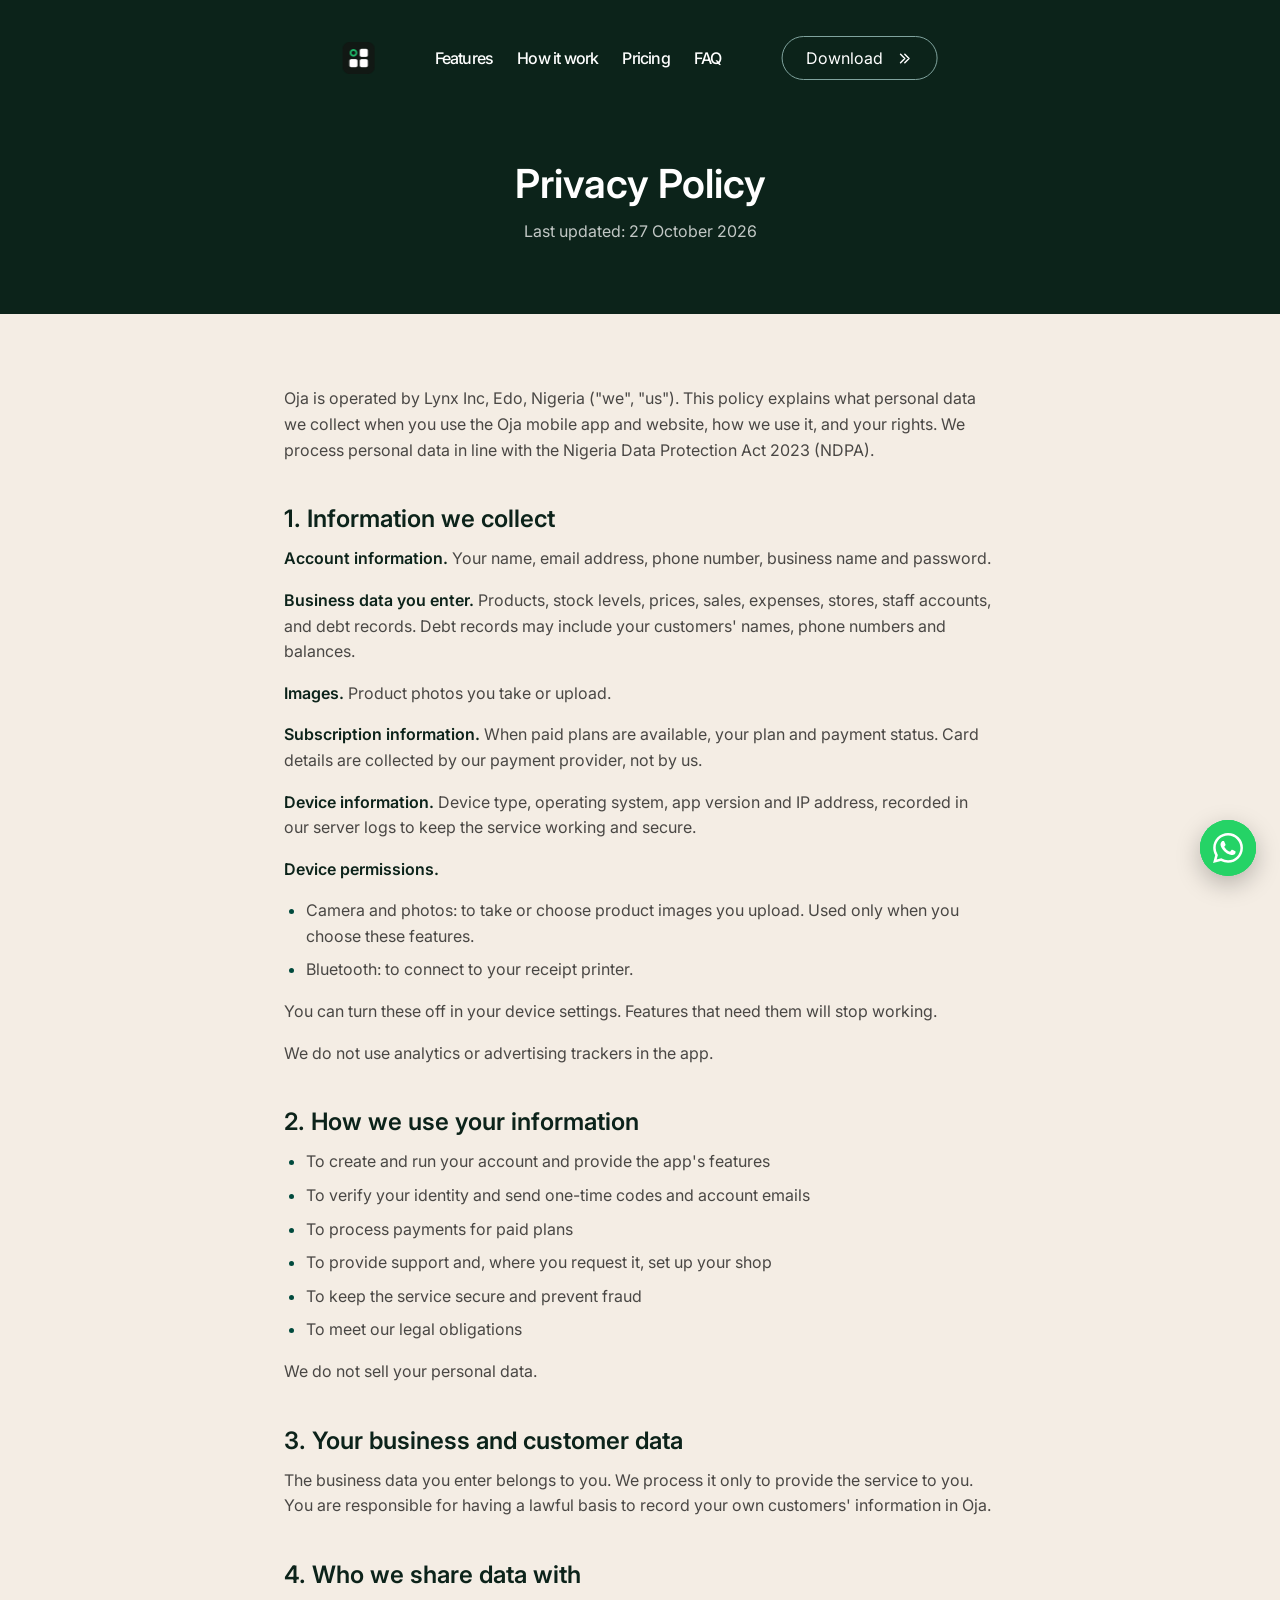
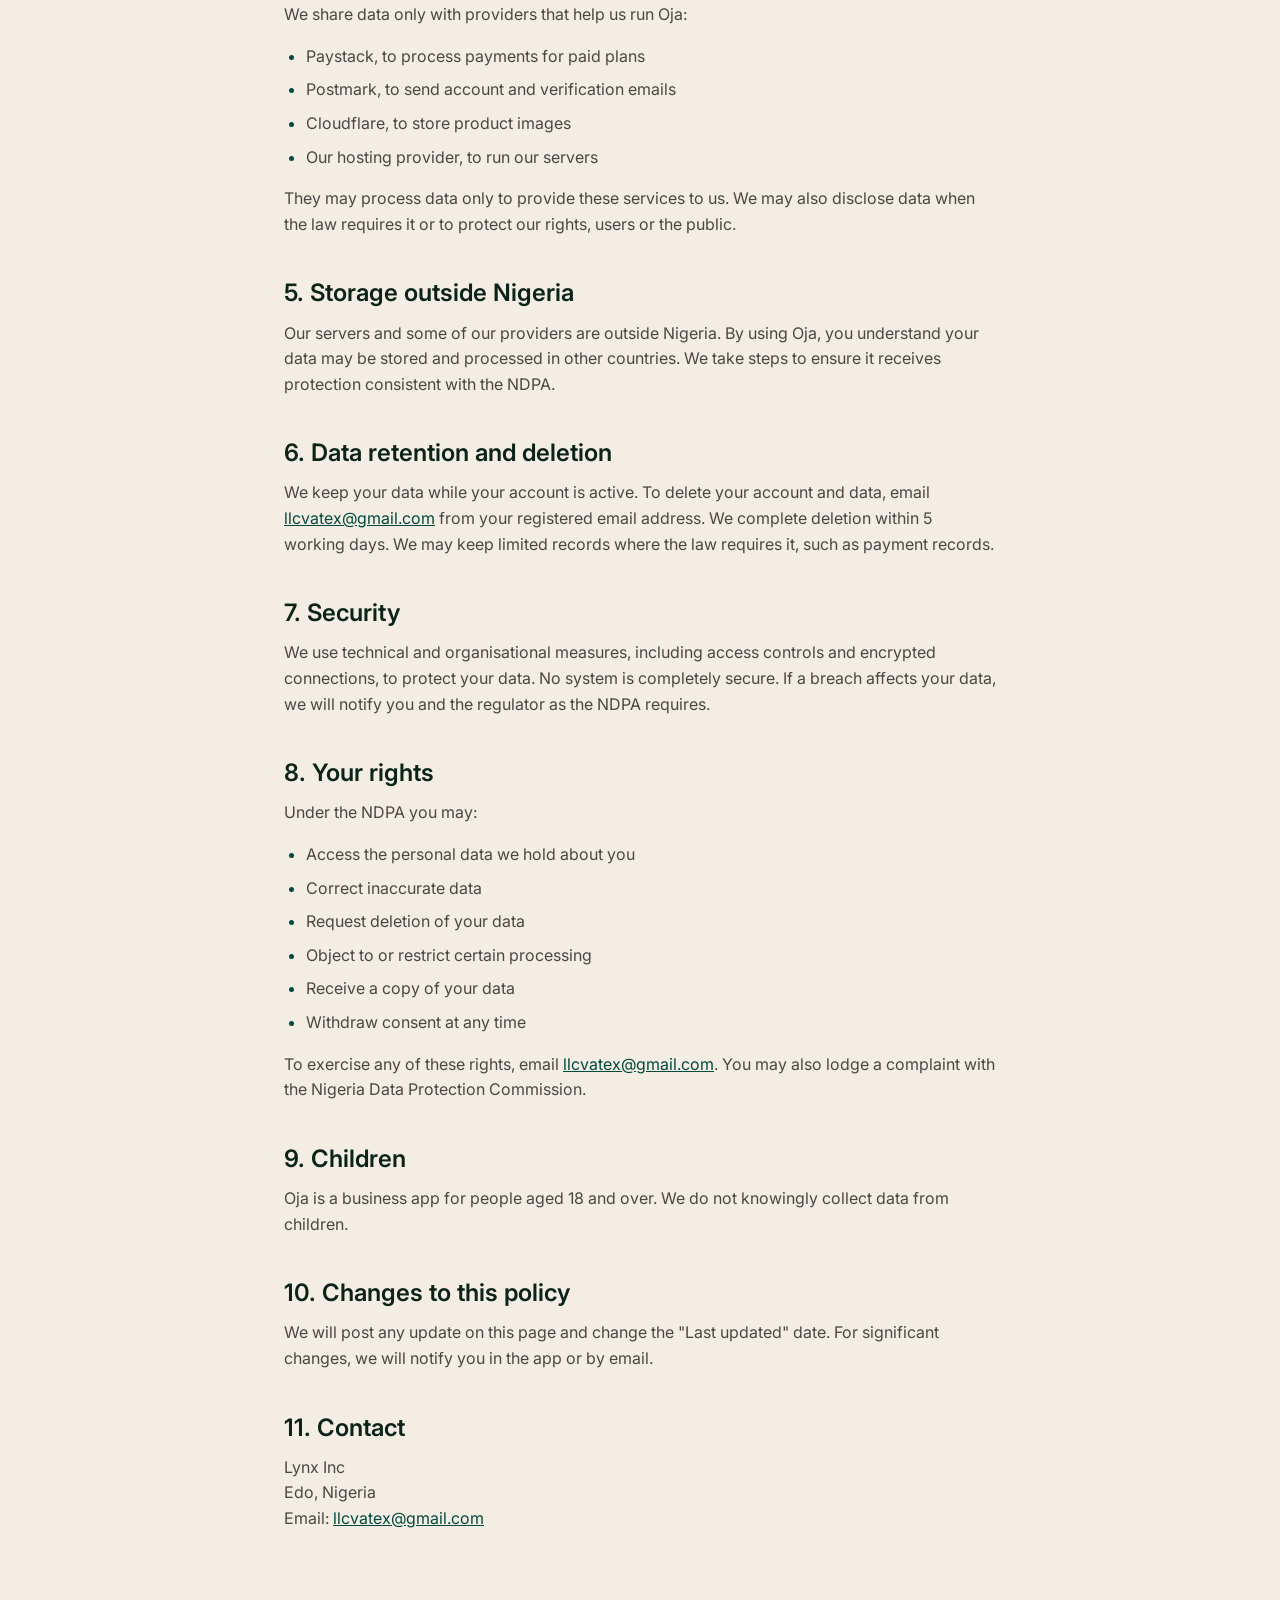
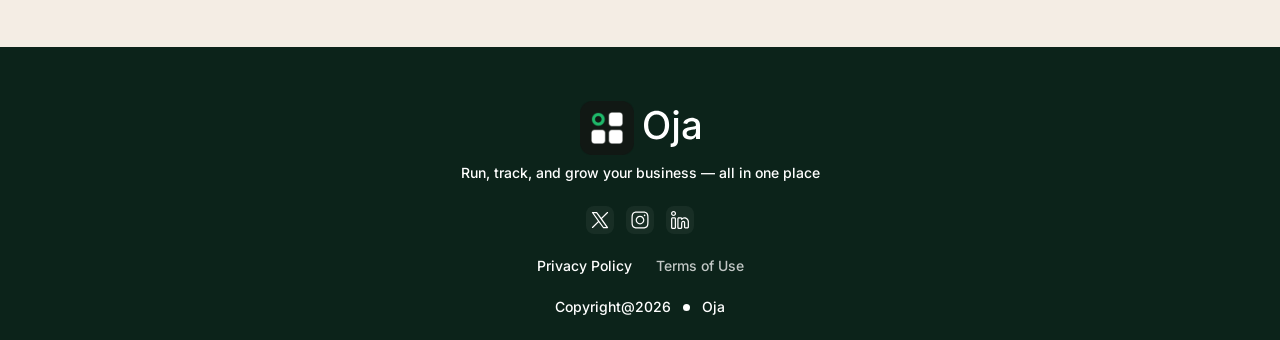
<file: privacy.html>
<!doctype html>
<html lang="en">
<head>
  <meta charset="utf-8">
  <meta name="viewport" content="width=device-width, initial-scale=1">
  <title>Privacy Policy — Oja</title>
  <meta name="description" content="How Oja collects, uses and protects your information.">
  <link rel="icon" href="assets/logo-icon.png">
  <link rel="preconnect" href="https://fonts.googleapis.com">
  <link rel="preconnect" href="https://fonts.gstatic.com" crossorigin>
  <link href="https://fonts.googleapis.com/css2?family=Inter:wght@400;500;600&display=swap" rel="stylesheet">
  <link rel="stylesheet" href="legal.css">
</head>
<body>
  <nav class="nav" aria-label="Main">
    <div class="nav__bar">
      <a class="nav__logo" href="index.html"><img src="assets/logo-icon.png" width="32" height="32" alt="Oja home"></a>
      <ul class="nav__links">
        <li><a class="nav__link" href="index.html#features">Features</a></li>
        <li><a class="nav__link" href="index.html#how-it-works">How it work</a></li>
        <li><a class="nav__link" href="index.html#pricing">Pricing</a></li>
        <li><a class="nav__link" href="index.html#faq">FAQ</a></li>
      </ul>
      <a class="nav__cta" href="index.html#download">Download <img src="assets/icon-chevrons-right.svg" alt=""></a>
      <button class="nav__toggle" type="button" aria-expanded="false" aria-controls="nav-panel" aria-label="Open menu">
        <svg class="icon-menu" viewBox="0 0 24 24" fill="none" aria-hidden="true"><path d="M21.6 19.2H2.4M21.6 12H2.4M21.6 4.8H2.4" stroke="currentColor" stroke-width="1.5" stroke-linecap="round"/></svg>
        <svg class="icon-close" viewBox="0 0 24 24" fill="none" aria-hidden="true"><path d="M18 6L6 18M6 6l12 12" stroke="currentColor" stroke-width="1.5" stroke-linecap="round"/></svg>
      </button>
    </div>
    <div class="nav__panel" id="nav-panel">
      <ul class="nav__links">
        <li><a class="nav__link" href="index.html#features">Features</a></li>
        <li><a class="nav__link" href="index.html#how-it-works">How it work</a></li>
        <li><a class="nav__link" href="index.html#pricing">Pricing</a></li>
        <li><a class="nav__link" href="index.html#faq">FAQ</a></li>
      </ul>
      <a class="nav__cta" href="index.html#download">Download <img src="assets/icon-chevrons-right.svg" alt=""></a>
    </div>
  </nav>

  <section class="legal-hero" aria-labelledby="page-title" data-nav-theme="dark">
    <h1 class="legal-hero__title" id="page-title">Privacy Policy</h1>
    <p class="legal-hero__meta">Last updated: 27 October 2026</p>
  </section>

  <main class="legal-content" data-nav-theme="light">
    <p>Oja is operated by Lynx Inc, Edo, Nigeria ("we", "us"). This policy explains what personal data we collect when you use the Oja mobile app and website, how we use it, and your rights. We process personal data in line with the Nigeria Data Protection Act 2023 (NDPA).</p>

    <h2>1. Information we collect</h2>
    <p><strong>Account information.</strong> Your name, email address, phone number, business name and password.</p>
    <p><strong>Business data you enter.</strong> Products, stock levels, prices, sales, expenses, stores, staff accounts, and debt records. Debt records may include your customers' names, phone numbers and balances.</p>
    <p><strong>Images.</strong> Product photos you take or upload.</p>
    <p><strong>Subscription information.</strong> When paid plans are available, your plan and payment status. Card details are collected by our payment provider, not by us.</p>
    <p><strong>Device information.</strong> Device type, operating system, app version and IP address, recorded in our server logs to keep the service working and secure.</p>
    <p><strong>Device permissions.</strong></p>
    <ul>
      <li>Camera and photos: to take or choose product images you upload. Used only when you choose these features.</li>
      <li>Bluetooth: to connect to your receipt printer.</li>
    </ul>
    <p>You can turn these off in your device settings. Features that need them will stop working.</p>
    <p>We do not use analytics or advertising trackers in the app.</p>

    <h2>2. How we use your information</h2>
    <ul>
      <li>To create and run your account and provide the app's features</li>
      <li>To verify your identity and send one-time codes and account emails</li>
      <li>To process payments for paid plans</li>
      <li>To provide support and, where you request it, set up your shop</li>
      <li>To keep the service secure and prevent fraud</li>
      <li>To meet our legal obligations</li>
    </ul>
    <p>We do not sell your personal data.</p>

    <h2>3. Your business and customer data</h2>
    <p>The business data you enter belongs to you. We process it only to provide the service to you. You are responsible for having a lawful basis to record your own customers' information in Oja.</p>

    <h2>4. Who we share data with</h2>
    <p>We share data only with providers that help us run Oja:</p>
    <ul>
      <li>Paystack, to process payments for paid plans</li>
      <li>Postmark, to send account and verification emails</li>
      <li>Cloudflare, to store product images</li>
      <li>Our hosting provider, to run our servers</li>
    </ul>
    <p>They may process data only to provide these services to us. We may also disclose data when the law requires it or to protect our rights, users or the public.</p>

    <h2>5. Storage outside Nigeria</h2>
    <p>Our servers and some of our providers are outside Nigeria. By using Oja, you understand your data may be stored and processed in other countries. We take steps to ensure it receives protection consistent with the NDPA.</p>

    <h2>6. Data retention and deletion</h2>
    <p>We keep your data while your account is active. To delete your account and data, email <a href="mailto:llcvatex@gmail.com">llcvatex@gmail.com</a> from your registered email address. We complete deletion within 5 working days. We may keep limited records where the law requires it, such as payment records.</p>

    <h2>7. Security</h2>
    <p>We use technical and organisational measures, including access controls and encrypted connections, to protect your data. No system is completely secure. If a breach affects your data, we will notify you and the regulator as the NDPA requires.</p>

    <h2>8. Your rights</h2>
    <p>Under the NDPA you may:</p>
    <ul>
      <li>Access the personal data we hold about you</li>
      <li>Correct inaccurate data</li>
      <li>Request deletion of your data</li>
      <li>Object to or restrict certain processing</li>
      <li>Receive a copy of your data</li>
      <li>Withdraw consent at any time</li>
    </ul>
    <p>To exercise any of these rights, email <a href="mailto:llcvatex@gmail.com">llcvatex@gmail.com</a>. You may also lodge a complaint with the Nigeria Data Protection Commission.</p>

    <h2>9. Children</h2>
    <p>Oja is a business app for people aged 18 and over. We do not knowingly collect data from children.</p>

    <h2>10. Changes to this policy</h2>
    <p>We will post any update on this page and change the "Last updated" date. For significant changes, we will notify you in the app or by email.</p>

    <h2>11. Contact</h2>
    <address>
      Lynx Inc<br>
      Edo, Nigeria<br>
      Email: <a href="mailto:llcvatex@gmail.com">llcvatex@gmail.com</a>
    </address>
  </main>

  <footer class="footer" data-nav-theme="dark">
    <div class="footer__brand">
      <a class="footer__logo" href="index.html" aria-label="Oja home">
        <img src="assets/logo-icon.png" width="54" height="54" alt="">
        <img src="assets/wordmark-oja.svg" width="56" height="37" alt="">
      </a>
      <p class="footer__tagline">Run, track, and grow your business — all in one place</p>
    </div>
    <ul class="footer__social">
      <li><a href="https://x.com/jarabizng?s=20" target="_blank" rel="noopener noreferrer" aria-label="Oja on X"><img src="assets/icon-x.svg" alt=""></a></li>
      <li><a href="https://www.linkedin.com/company/jarabiz/" target="_blank" rel="noopener noreferrer" aria-label="Oja on Instagram"><img src="assets/icon-instagram.svg" alt=""></a></li>
      <li><a href="https://www.linkedin.com/company/jarabiz/" target="_blank" rel="noopener noreferrer" aria-label="Oja on LinkedIn"><img src="assets/icon-linkedin.svg" alt=""></a></li>
    </ul>
    <ul class="footer__links">
      <li><a href="privacy.html" aria-current="page">Privacy Policy</a></li>
      <li><a href="terms.html">Terms of Use</a></li>
    </ul>
    <p class="footer__legal"><span>Copyright@2026</span><span class="footer__dot" aria-hidden="true"></span><span>Oja</span></p>
  </footer>

  <!-- WhatsApp: +234 913 675 4333 -->
  <a class="whatsapp-fab" href="https://wa.me/2349136754333" target="_blank" rel="noopener noreferrer" aria-label="Chat with us on WhatsApp">
    <svg viewBox="0 0 24 24" fill="currentColor" aria-hidden="true"><path d="M17.472 14.382c-.297-.149-1.758-.867-2.03-.967-.273-.099-.471-.148-.67.15-.197.297-.767.966-.94 1.164-.173.199-.347.223-.644.075-.297-.15-1.255-.463-2.39-1.475-.883-.788-1.48-1.761-1.653-2.059-.173-.297-.018-.458.13-.606.134-.133.298-.347.446-.52.149-.174.198-.298.298-.497.099-.198.05-.371-.025-.52-.075-.149-.669-1.612-.916-2.207-.242-.579-.487-.5-.669-.51-.173-.008-.371-.01-.57-.01-.198 0-.52.074-.792.372-.272.297-1.04 1.016-1.04 2.479 0 1.462 1.065 2.875 1.213 3.074.149.198 2.096 3.2 5.077 4.487.709.306 1.262.489 1.694.625.712.227 1.36.195 1.871.118.571-.085 1.758-.719 2.006-1.413.248-.694.248-1.289.173-1.413-.074-.124-.272-.198-.57-.347m-5.421 7.403h-.004a9.87 9.87 0 01-5.031-1.378l-.361-.214-3.741.982.998-3.648-.235-.374a9.86 9.86 0 01-1.51-5.26c.001-5.45 4.436-9.884 9.888-9.884 2.64 0 5.122 1.03 6.988 2.898a9.825 9.825 0 012.893 6.994c-.003 5.45-4.437 9.884-9.885 9.884m8.413-18.297A11.815 11.815 0 0012.05 0C5.495 0 .16 5.335.157 11.892c0 2.096.547 4.142 1.588 5.945L.057 24l6.305-1.654a11.882 11.882 0 005.683 1.448h.005c6.554 0 11.89-5.335 11.893-11.893a11.821 11.821 0 00-3.48-8.413z"/></svg>
  </a>

  <script src="nav.js"></script>
</body>
</html>
</file>
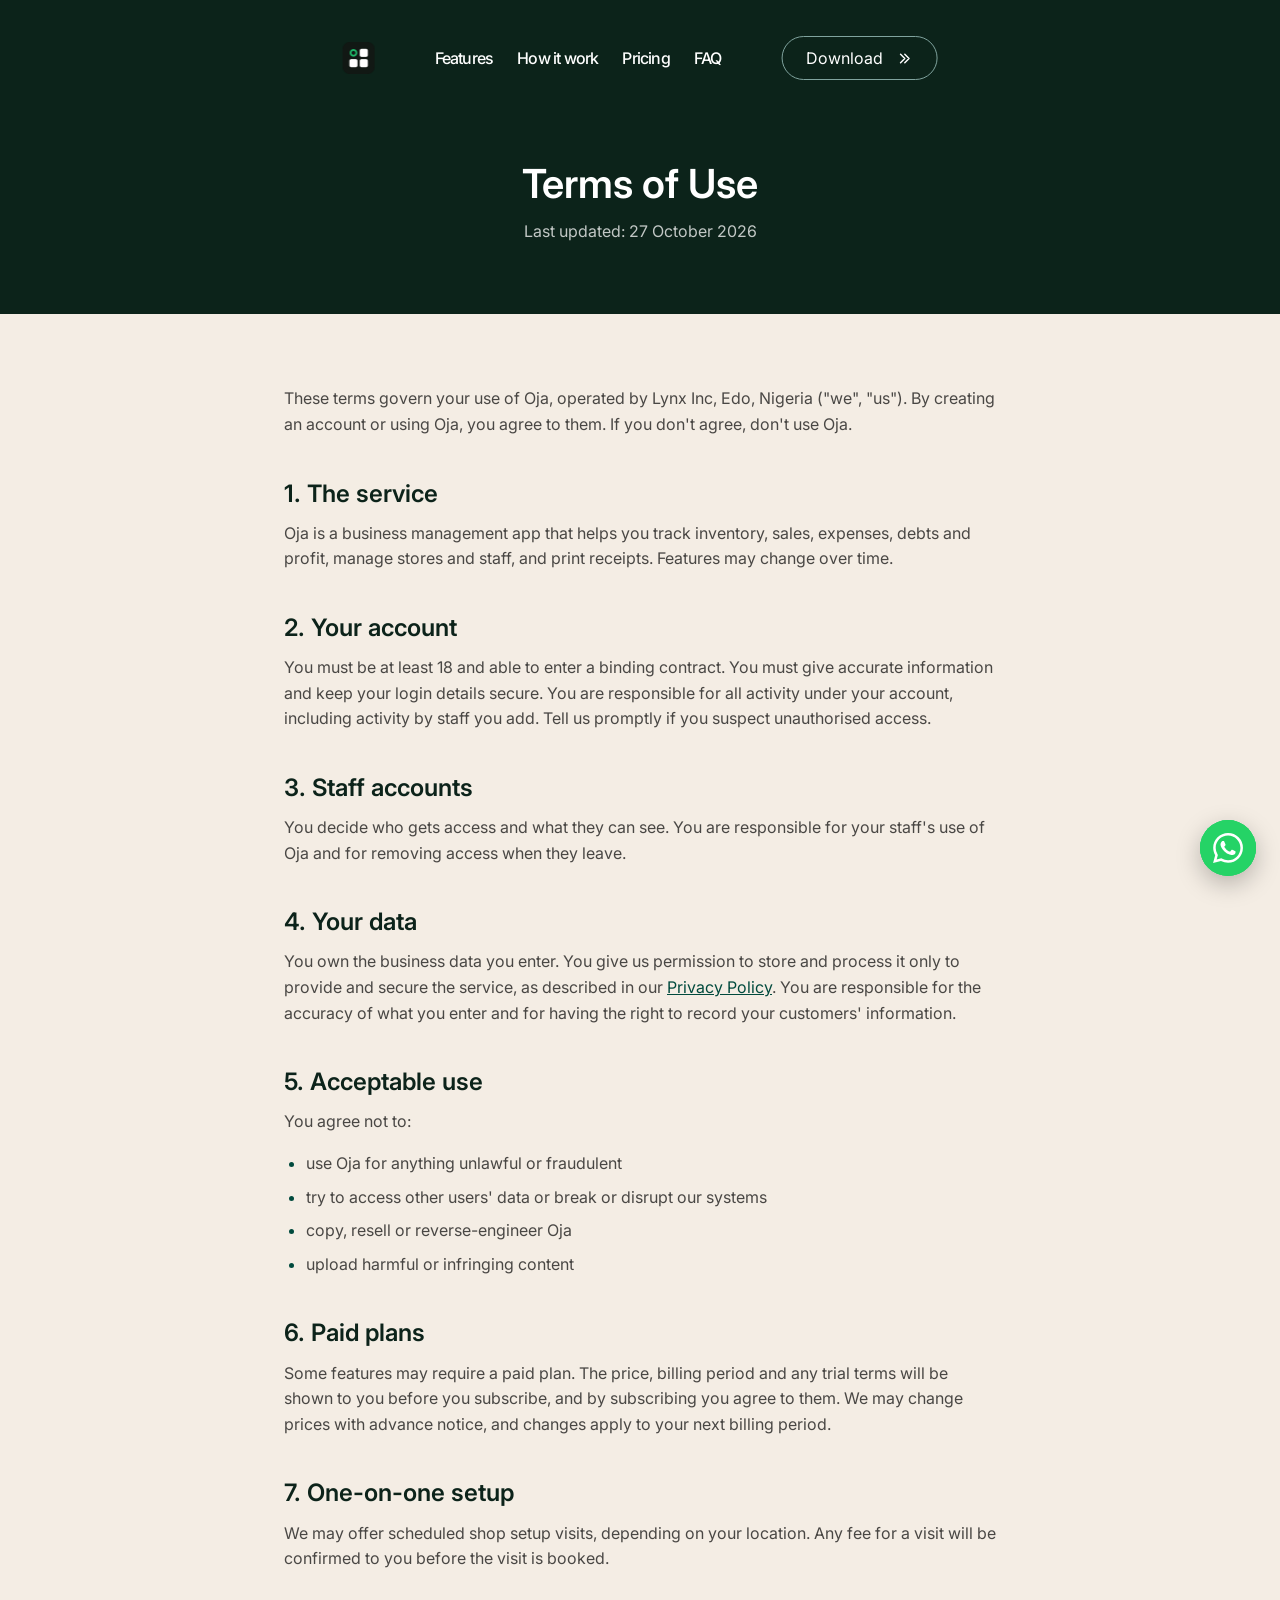
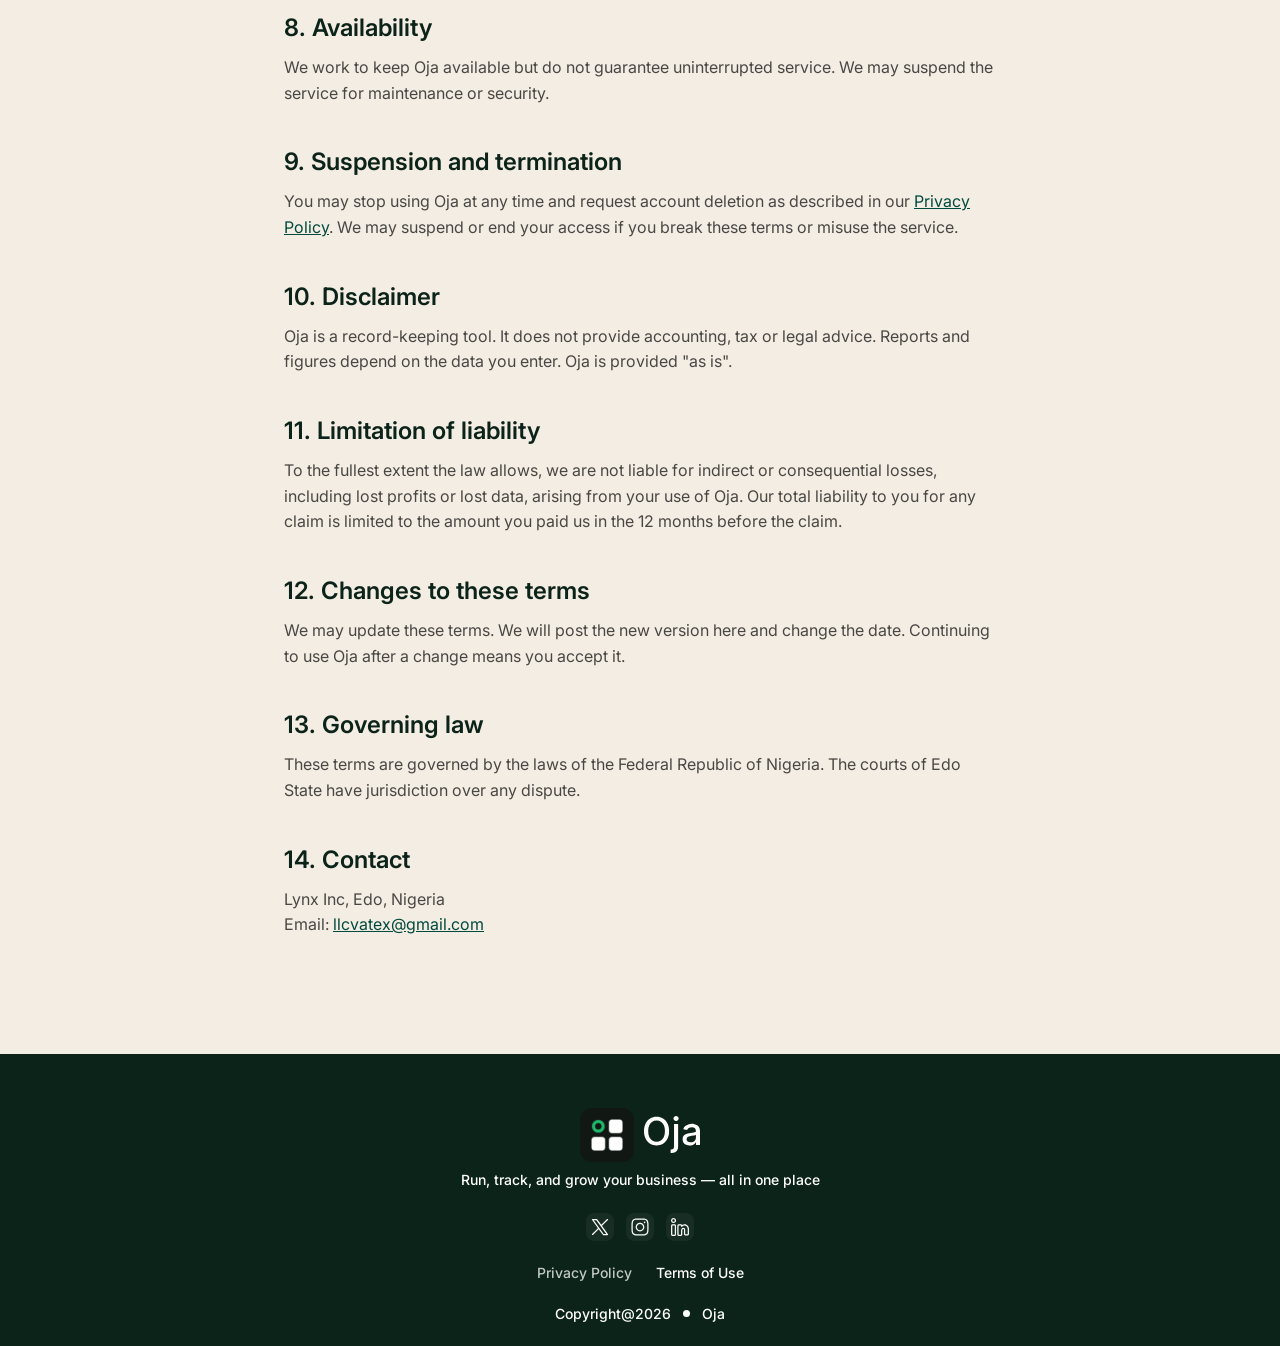
<file: terms.html>
<!doctype html>
<html lang="en">
<head>
  <meta charset="utf-8">
  <meta name="viewport" content="width=device-width, initial-scale=1">
  <title>Terms of Use — Oja</title>
  <meta name="description" content="The terms that apply when you use Oja.">
  <link rel="icon" href="assets/logo-icon.png">
  <link rel="preconnect" href="https://fonts.googleapis.com">
  <link rel="preconnect" href="https://fonts.gstatic.com" crossorigin>
  <link href="https://fonts.googleapis.com/css2?family=Inter:wght@400;500;600&display=swap" rel="stylesheet">
  <link rel="stylesheet" href="legal.css">
</head>
<body>
  <nav class="nav" aria-label="Main">
    <div class="nav__bar">
      <a class="nav__logo" href="index.html"><img src="assets/logo-icon.png" width="32" height="32" alt="Oja home"></a>
      <ul class="nav__links">
        <li><a class="nav__link" href="index.html#features">Features</a></li>
        <li><a class="nav__link" href="index.html#how-it-works">How it work</a></li>
        <li><a class="nav__link" href="index.html#pricing">Pricing</a></li>
        <li><a class="nav__link" href="index.html#faq">FAQ</a></li>
      </ul>
      <a class="nav__cta" href="index.html#download">Download <img src="assets/icon-chevrons-right.svg" alt=""></a>
      <button class="nav__toggle" type="button" aria-expanded="false" aria-controls="nav-panel" aria-label="Open menu">
        <svg class="icon-menu" viewBox="0 0 24 24" fill="none" aria-hidden="true"><path d="M21.6 19.2H2.4M21.6 12H2.4M21.6 4.8H2.4" stroke="currentColor" stroke-width="1.5" stroke-linecap="round"/></svg>
        <svg class="icon-close" viewBox="0 0 24 24" fill="none" aria-hidden="true"><path d="M18 6L6 18M6 6l12 12" stroke="currentColor" stroke-width="1.5" stroke-linecap="round"/></svg>
      </button>
    </div>
    <div class="nav__panel" id="nav-panel">
      <ul class="nav__links">
        <li><a class="nav__link" href="index.html#features">Features</a></li>
        <li><a class="nav__link" href="index.html#how-it-works">How it work</a></li>
        <li><a class="nav__link" href="index.html#pricing">Pricing</a></li>
        <li><a class="nav__link" href="index.html#faq">FAQ</a></li>
      </ul>
      <a class="nav__cta" href="index.html#download">Download <img src="assets/icon-chevrons-right.svg" alt=""></a>
    </div>
  </nav>

  <section class="legal-hero" aria-labelledby="page-title" data-nav-theme="dark">
    <h1 class="legal-hero__title" id="page-title">Terms of Use</h1>
    <p class="legal-hero__meta">Last updated: 27 October 2026</p>
  </section>

  <main class="legal-content" data-nav-theme="light">
    <p>These terms govern your use of Oja, operated by Lynx Inc, Edo, Nigeria ("we", "us"). By creating an account or using Oja, you agree to them. If you don't agree, don't use Oja.</p>

    <h2>1. The service</h2>
    <p>Oja is a business management app that helps you track inventory, sales, expenses, debts and profit, manage stores and staff, and print receipts. Features may change over time.</p>

    <h2>2. Your account</h2>
    <p>You must be at least 18 and able to enter a binding contract. You must give accurate information and keep your login details secure. You are responsible for all activity under your account, including activity by staff you add. Tell us promptly if you suspect unauthorised access.</p>

    <h2>3. Staff accounts</h2>
    <p>You decide who gets access and what they can see. You are responsible for your staff's use of Oja and for removing access when they leave.</p>

    <h2>4. Your data</h2>
    <p>You own the business data you enter. You give us permission to store and process it only to provide and secure the service, as described in our <a href="privacy.html">Privacy Policy</a>. You are responsible for the accuracy of what you enter and for having the right to record your customers' information.</p>

    <h2>5. Acceptable use</h2>
    <p>You agree not to:</p>
    <ul>
      <li>use Oja for anything unlawful or fraudulent</li>
      <li>try to access other users' data or break or disrupt our systems</li>
      <li>copy, resell or reverse-engineer Oja</li>
      <li>upload harmful or infringing content</li>
    </ul>

    <h2>6. Paid plans</h2>
    <p>Some features may require a paid plan. The price, billing period and any trial terms will be shown to you before you subscribe, and by subscribing you agree to them. We may change prices with advance notice, and changes apply to your next billing period.</p>

    <h2>7. One-on-one setup</h2>
    <p>We may offer scheduled shop setup visits, depending on your location. Any fee for a visit will be confirmed to you before the visit is booked.</p>

    <h2>8. Availability</h2>
    <p>We work to keep Oja available but do not guarantee uninterrupted service. We may suspend the service for maintenance or security.</p>

    <h2>9. Suspension and termination</h2>
    <p>You may stop using Oja at any time and request account deletion as described in our <a href="privacy.html">Privacy Policy</a>. We may suspend or end your access if you break these terms or misuse the service.</p>

    <h2>10. Disclaimer</h2>
    <p>Oja is a record-keeping tool. It does not provide accounting, tax or legal advice. Reports and figures depend on the data you enter. Oja is provided "as is".</p>

    <h2>11. Limitation of liability</h2>
    <p>To the fullest extent the law allows, we are not liable for indirect or consequential losses, including lost profits or lost data, arising from your use of Oja. Our total liability to you for any claim is limited to the amount you paid us in the 12 months before the claim.</p>

    <h2>12. Changes to these terms</h2>
    <p>We may update these terms. We will post the new version here and change the date. Continuing to use Oja after a change means you accept it.</p>

    <h2>13. Governing law</h2>
    <p>These terms are governed by the laws of the Federal Republic of Nigeria. The courts of Edo State have jurisdiction over any dispute.</p>

    <h2>14. Contact</h2>
    <address>
      Lynx Inc, Edo, Nigeria<br>
      Email: <a href="mailto:llcvatex@gmail.com">llcvatex@gmail.com</a>
    </address>
  </main>

  <footer class="footer" data-nav-theme="dark">
    <div class="footer__brand">
      <a class="footer__logo" href="index.html" aria-label="Oja home">
        <img src="assets/logo-icon.png" width="54" height="54" alt="">
        <img src="assets/wordmark-oja.svg" width="56" height="37" alt="">
      </a>
      <p class="footer__tagline">Run, track, and grow your business — all in one place</p>
    </div>
    <ul class="footer__social">
      <li><a href="https://x.com/jarabizng?s=20" target="_blank" rel="noopener noreferrer" aria-label="Oja on X"><img src="assets/icon-x.svg" alt=""></a></li>
      <li><a href="https://www.linkedin.com/company/jarabiz/" target="_blank" rel="noopener noreferrer" aria-label="Oja on Instagram"><img src="assets/icon-instagram.svg" alt=""></a></li>
      <li><a href="https://www.linkedin.com/company/jarabiz/" target="_blank" rel="noopener noreferrer" aria-label="Oja on LinkedIn"><img src="assets/icon-linkedin.svg" alt=""></a></li>
    </ul>
    <ul class="footer__links">
      <li><a href="privacy.html">Privacy Policy</a></li>
      <li><a href="terms.html" aria-current="page">Terms of Use</a></li>
    </ul>
    <p class="footer__legal"><span>Copyright@2026</span><span class="footer__dot" aria-hidden="true"></span><span>Oja</span></p>
  </footer>

  <!-- WhatsApp: +234 913 675 4333 -->
  <a class="whatsapp-fab" href="https://wa.me/2349136754333" target="_blank" rel="noopener noreferrer" aria-label="Chat with us on WhatsApp">
    <svg viewBox="0 0 24 24" fill="currentColor" aria-hidden="true"><path d="M17.472 14.382c-.297-.149-1.758-.867-2.03-.967-.273-.099-.471-.148-.67.15-.197.297-.767.966-.94 1.164-.173.199-.347.223-.644.075-.297-.15-1.255-.463-2.39-1.475-.883-.788-1.48-1.761-1.653-2.059-.173-.297-.018-.458.13-.606.134-.133.298-.347.446-.52.149-.174.198-.298.298-.497.099-.198.05-.371-.025-.52-.075-.149-.669-1.612-.916-2.207-.242-.579-.487-.5-.669-.51-.173-.008-.371-.01-.57-.01-.198 0-.52.074-.792.372-.272.297-1.04 1.016-1.04 2.479 0 1.462 1.065 2.875 1.213 3.074.149.198 2.096 3.2 5.077 4.487.709.306 1.262.489 1.694.625.712.227 1.36.195 1.871.118.571-.085 1.758-.719 2.006-1.413.248-.694.248-1.289.173-1.413-.074-.124-.272-.198-.57-.347m-5.421 7.403h-.004a9.87 9.87 0 01-5.031-1.378l-.361-.214-3.741.982.998-3.648-.235-.374a9.86 9.86 0 01-1.51-5.26c.001-5.45 4.436-9.884 9.888-9.884 2.64 0 5.122 1.03 6.988 2.898a9.825 9.825 0 012.893 6.994c-.003 5.45-4.437 9.884-9.885 9.884m8.413-18.297A11.815 11.815 0 0012.05 0C5.495 0 .16 5.335.157 11.892c0 2.096.547 4.142 1.588 5.945L.057 24l6.305-1.654a11.882 11.882 0 005.683 1.448h.005c6.554 0 11.89-5.335 11.893-11.893a11.821 11.821 0 00-3.48-8.413z"/></svg>
  </a>

  <script src="nav.js"></script>
</body>
</html>
</file>
<file: legal.css>
/* Shared styles for the legal pages (privacy.html, terms.html).
   Colours, fonts and the footer match index.html. */
:root {
  --color-bg: #0c231a;
  --color-white: #ffffff;
  --color-accent: #e6ff55;
  --color-primary: #004a3d;
  --color-surface: #f4ede4;
  --color-button-border: #80a39e;
  --color-black-70: rgba(0, 0, 0, 0.7);
  --color-black-08: rgba(0, 0, 0, 0.08);
  --font-body: "Inter", system-ui, sans-serif;
}

* { box-sizing: border-box; }
html, body { margin: 0; }
html { scroll-behavior: smooth; }
body {
  background: var(--color-surface);
  color: var(--color-bg);
  font-family: var(--font-body);
  -webkit-font-smoothing: antialiased;
}
img { display: block; }

/* ---------- Navigation (same as index.html) ---------- */
.nav {
  position: fixed;
  z-index: 100;
  top: 24px;
  left: 50%;
  transform: translateX(-50%);
  max-width: calc(100% - 24px);
}
.nav__bar {
  display: flex;
  align-items: center;
  justify-content: center;
  gap: 60px;
  padding: 12px 16px;
  background: rgba(255, 255, 255, 0.3);
  -webkit-backdrop-filter: blur(6px);
  backdrop-filter: blur(6px);
  border-radius: 999px;
}
.nav__logo { display: block; flex-shrink: 0; border-radius: 8px; }
.nav__logo img { display: block; width: 32px; height: 32px; }
.nav__links {
  display: flex;
  align-items: center;
  gap: 24px;
  margin: 0;
  padding: 0;
  list-style: none;
}
.nav__link {
  color: var(--color-white);
  font-weight: 500;
  font-size: 16px;
  line-height: 24px;
  letter-spacing: -0.8px;
  text-decoration: none;
  white-space: nowrap;
  transition: color 0.2s ease, opacity 0.2s ease;
}
.nav__link:hover { opacity: 0.7; }
.nav__cta {
  display: inline-flex;
  align-items: center;
  gap: 12px;
  height: 44px;
  padding: 0 24px;
  background: var(--color-bg);
  border: 1px solid var(--color-button-border);
  border-radius: 2048px;
  color: var(--color-white);
  font-size: 16px;
  line-height: 20.48px;
  text-decoration: none;
  white-space: nowrap;
  transition: background-color 0.2s ease;
}
.nav__cta:hover { background: var(--color-primary); }
.nav__cta img { width: 17px; height: 17px; transition: transform 0.2s ease; }
.nav__cta:hover img { transform: translateX(3px); }
.nav a:focus-visible,
.nav__toggle:focus-visible { outline: 2px solid var(--color-accent); outline-offset: 3px; }
.nav__toggle {
  display: none;
  align-items: center;
  justify-content: center;
  width: 24px;
  height: 24px;
  padding: 0;
  background: none;
  border: 0;
  color: var(--color-white);
  cursor: pointer;
  transition: color 0.2s ease;
}
.nav__toggle svg { width: 24px; height: 24px; }
.nav__toggle .icon-close,
.nav--open .nav__toggle .icon-menu { display: none; }
.nav--open .nav__toggle .icon-close { display: block; }
.nav__panel { display: none; }
/* Over the cream sections, darken the glass so the white links stay readable */
.nav--on-light .nav__bar,
.nav--on-light.nav--open .nav__panel { background: rgba(12, 35, 26, 0.85); }
/* At the very top of the page: no fill (switches instantly, no fade).
   Kept while the mobile menu is open so the bar matches its panel. */
.nav--at-top:not(.nav--open) .nav__bar {
  background: transparent;
  -webkit-backdrop-filter: none;
  backdrop-filter: none;
}

/* ---------- Title band ---------- */
/* Top padding clears the fixed nav (it ends 92px down on desktop) */
.legal-hero {
  padding: 160px 100px 72px;
  background: var(--color-bg);
  color: var(--color-white);
  text-align: center;
}
.legal-hero__title {
  margin: 0;
  font-weight: 600;
  font-size: 40px;
  line-height: 1.2;
}
.legal-hero__meta {
  margin: 12px 0 0;
  color: rgba(255, 255, 255, 0.75);
  font-size: 16px;
  line-height: 22.4px;
}

/* ---------- Content ---------- */
.legal-content {
  max-width: 760px;
  margin: 0 auto;
  padding: 72px 24px 100px;
  color: var(--color-black-70);
  font-size: 16px;
  line-height: 1.6;
}
.legal-content h2 {
  margin: 40px 0 12px;
  color: var(--color-bg);
  font-weight: 600;
  font-size: 24px;
  line-height: 1.3;
}
.legal-content h2:first-child { margin-top: 0; }
.legal-content p { margin: 0 0 16px; }
.legal-content a { color: var(--color-primary); }
.legal-content strong { color: var(--color-bg); font-weight: 600; }
.legal-content ul { margin: 0 0 16px; padding-left: 22px; }
.legal-content li { margin-bottom: 8px; }
.legal-content li::marker { color: var(--color-primary); }
.legal-content address { margin: 0 0 16px; font-style: normal; }
/* Bracketed details still to be filled in before launch */
.legal-content mark {
  padding: 0 4px;
  background: rgba(230, 255, 85, 0.55);
  border-radius: 4px;
  color: var(--color-bg);
}
/* Placeholder until the real text is supplied */
.legal-placeholder {
  padding: 32px;
  background: rgba(12, 35, 26, 0.04);
  border: 1px dashed rgba(12, 35, 26, 0.25);
  border-radius: 16px;
  text-align: center;
}
.legal-placeholder p:last-child { margin-bottom: 0; }

/* ---------- Footer (same as index.html) ---------- */
.footer {
  display: flex;
  flex-direction: column;
  align-items: center;
  gap: 24px;
  padding: 54px 100px 24px;
  background: var(--color-bg);
  color: var(--color-white);
  font-weight: 500;
  font-size: 14px;
  line-height: 1.2;
  text-align: center;
}
.footer__brand { display: flex; flex-direction: column; align-items: center; gap: 10px; }
.footer__logo { display: flex; align-items: center; gap: 10px; border-radius: 12px; }
.footer__logo img:first-child { width: 54px; height: 54px; }
.footer__logo img:last-child { width: 56.232px; height: 37px; }
.footer__tagline { margin: 0; }
.footer__social { display: flex; gap: 12px; margin: 0; padding: 0; list-style: none; }
.footer__social a {
  display: grid;
  place-items: center;
  width: 28px;
  height: 28px;
  background: rgba(255, 255, 255, 0.05);
  border-radius: 8px;
  transition: background-color 0.2s ease;
}
.footer__social a:hover { background: rgba(255, 255, 255, 0.15); }
.footer__social img { width: 20px; height: 20px; }
.footer__links {
  display: flex;
  flex-wrap: wrap;
  justify-content: center;
  gap: 8px 24px;
  margin: 0;
  padding: 0;
  list-style: none;
}
.footer__links a { color: rgba(255, 255, 255, 0.75); text-decoration: none; transition: color 0.2s ease; }
.footer__links a:hover { color: var(--color-white); text-decoration: underline; text-underline-offset: 3px; }
.footer__links a[aria-current="page"] { color: var(--color-white); }
.footer__legal { display: flex; align-items: center; gap: 12px; margin: 0; }
.footer__dot { width: 7px; height: 7px; background: var(--color-white); border-radius: 1000px; }

/* ---------- Floating WhatsApp button (same as index.html) ---------- */
.whatsapp-fab {
  position: fixed;
  z-index: 90;
  right: 24px;
  bottom: 24px;
  display: grid;
  place-items: center;
  width: 56px;
  height: 56px;
  background: #25d366;
  border-radius: 50%;
  color: var(--color-white);
  box-shadow: 0 8px 24px rgba(0, 0, 0, 0.25);
  transition: transform 0.2s ease, box-shadow 0.2s ease;
}
.whatsapp-fab:hover { transform: scale(1.08); box-shadow: 0 10px 28px rgba(0, 0, 0, 0.3); }
.whatsapp-fab svg { position: relative; width: 30px; height: 30px; animation: whatsapp-wiggle 3s ease-in-out infinite; }
/* Always-on attention cues: two rings ripple out from the button, and the icon gives a short shake every 3s */
.whatsapp-fab::before,
.whatsapp-fab::after {
  content: "";
  position: absolute;
  inset: 0;
  border-radius: 50%;
  background: #25d366;
  z-index: -1;
  animation: whatsapp-ripple 2s ease-out infinite;
}
.whatsapp-fab::after { animation-delay: 1s; }
@keyframes whatsapp-ripple {
  0% { transform: scale(1); opacity: 0.6; }
  100% { transform: scale(1.8); opacity: 0; }
}
@keyframes whatsapp-wiggle {
  0%, 70%, 100% { transform: rotate(0); }
  74% { transform: rotate(-14deg); }
  78% { transform: rotate(12deg); }
  82% { transform: rotate(-10deg); }
  86% { transform: rotate(8deg); }
  90% { transform: rotate(0); }
}

a:focus-visible { outline: 2px solid var(--color-accent); outline-offset: 3px; }
.whatsapp-fab:focus-visible { outline-width: 3px; }
.legal-content a:focus-visible { outline-color: var(--color-primary); }

/* ---------- Responsive ---------- */
@media (max-width: 1100px) {
  .legal-hero { padding: 152px 32px 64px; }
  .footer { padding: 54px 32px 24px; }
}
/* Mobile nav: logo + menu button, links open in a panel below the bar */
@media (max-width: 720px) {
  .nav { top: 24px; left: 12px; right: 12px; max-width: none; transform: none; }
  .nav__bar { justify-content: space-between; gap: 0; padding: 12px 20px; }
  .nav__bar .nav__links,
  .nav__bar .nav__cta { display: none; }
  .nav__toggle { display: inline-flex; }
  .nav--open .nav__panel {
    display: flex;
    flex-direction: column;
    gap: 20px;
    margin-top: 8px;
    padding: 24px 20px 20px;
    background: rgba(255, 255, 255, 0.3);
    -webkit-backdrop-filter: blur(6px);
    backdrop-filter: blur(6px);
    border-radius: 32px;
  }
  .nav__panel .nav__links { flex-direction: column; align-items: flex-start; gap: 16px; }
  .nav__panel .nav__link { font-size: 18px; }
  .nav__panel .nav__cta { justify-content: center; }
}
@media (max-width: 600px) {
  /* Mobile nav ends 80px down */
  .legal-hero { padding: 128px 24px 48px; }
  .legal-hero__title { font-size: 32px; }
  .legal-content { padding: 48px 24px 72px; }
  .legal-content h2 { font-size: 20px; }
  .legal-placeholder { padding: 24px 20px; }
  /* Extra bottom space so the floating WhatsApp button never covers the last footer lines */
  .footer { padding: 54px 16px 88px; }
  .whatsapp-fab { right: 16px; bottom: 16px; width: 52px; height: 52px; }
  .whatsapp-fab svg { width: 28px; height: 28px; }
}
</file>
